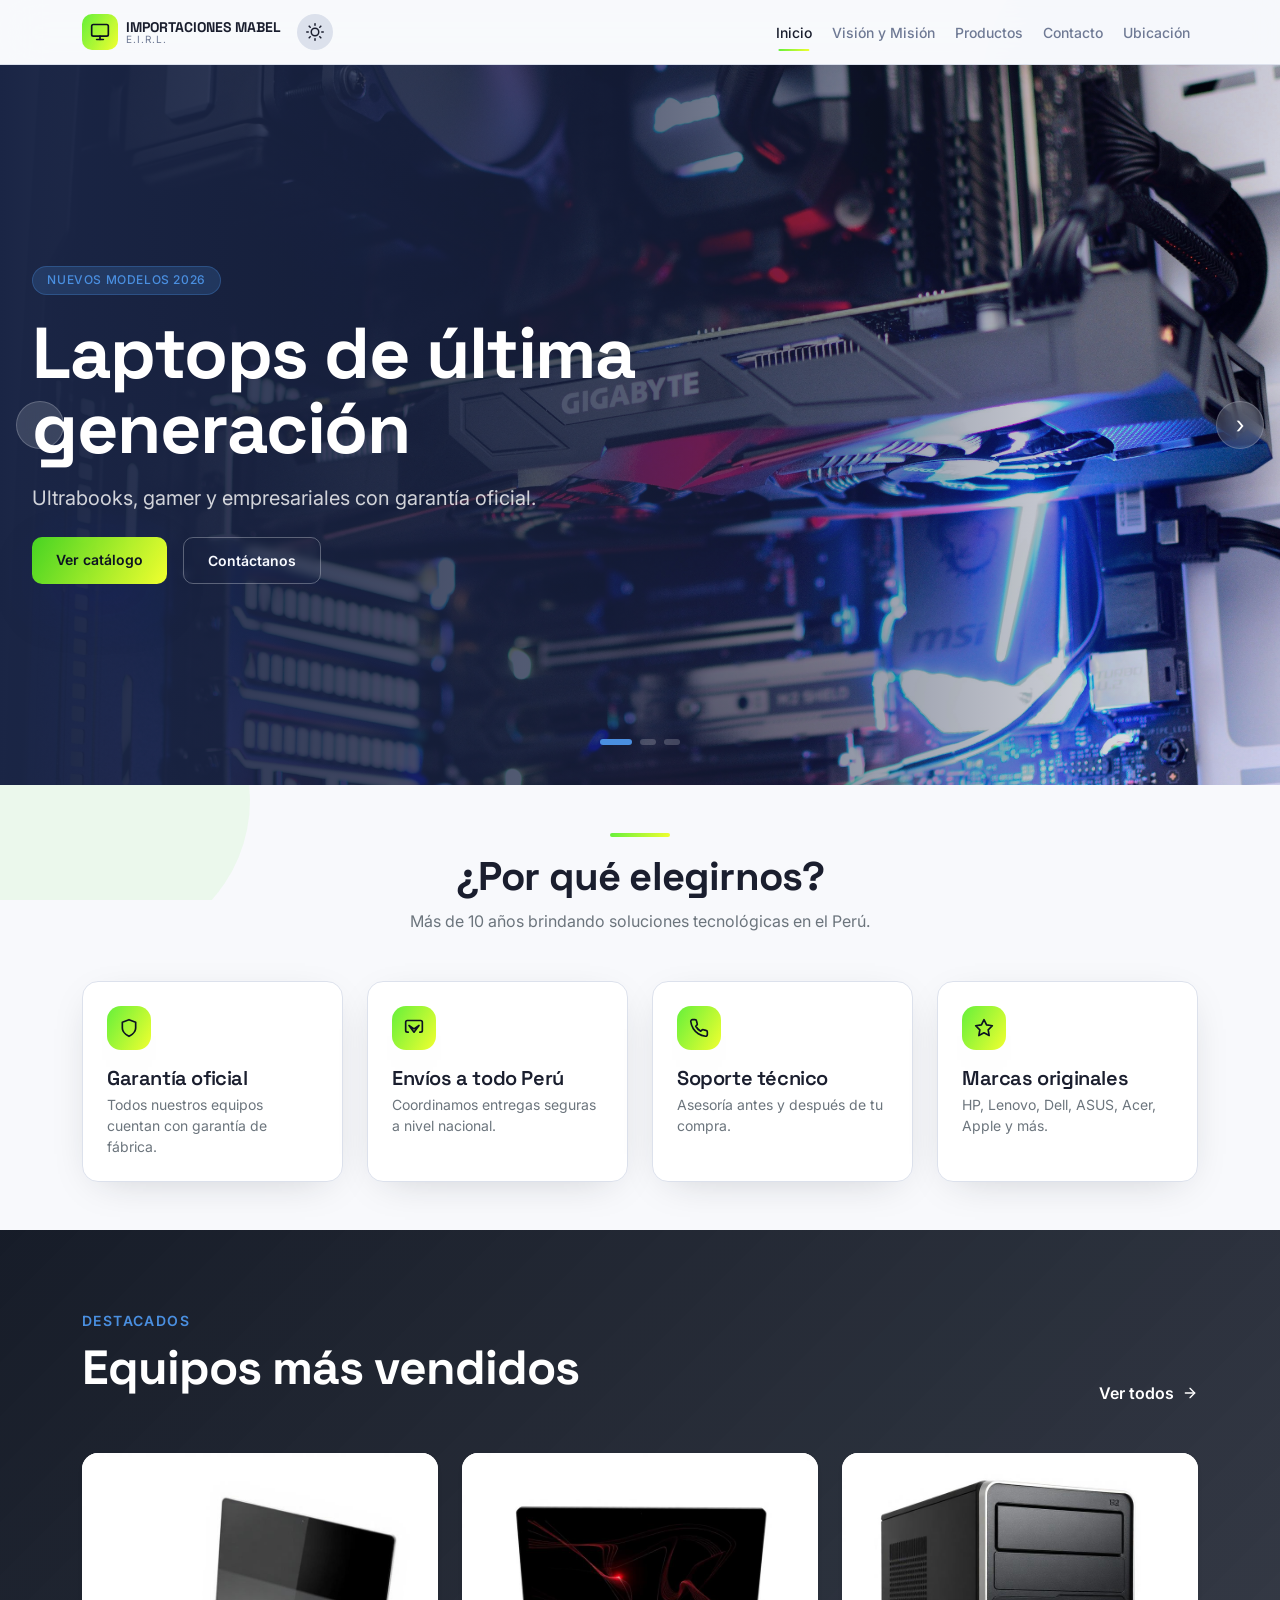
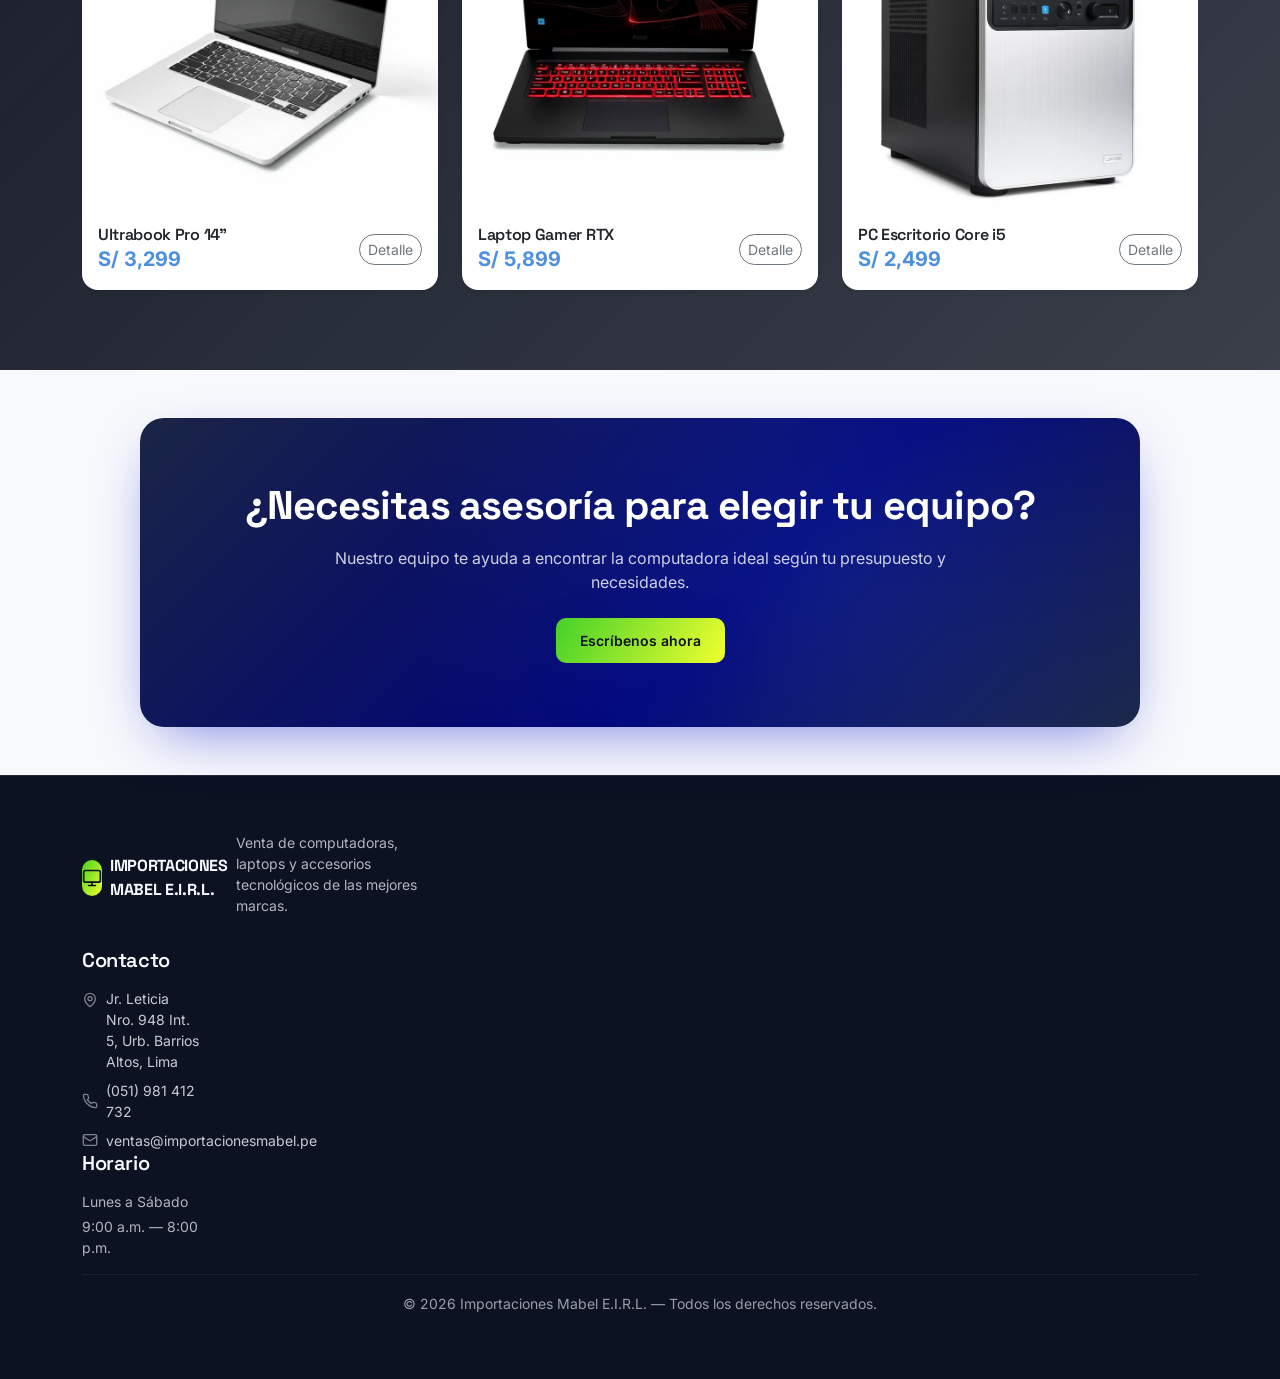
<file: index.html>
<!DOCTYPE html>
<html lang="es">
<head>
  <meta charset="utf-8" />
  <meta name="viewport" content="width=device-width, initial-scale=1" />
  <title>Importaciones Mabel E.I.R.L. — Computadoras y Laptops en Lima</title>
  <meta name="description" content="Venta de computadoras, laptops, PC gamer y accesorios en Lima. Marcas originales con garantía. Barrios Altos, Lima." />
  <meta property="og:title" content="Importaciones Mabel E.I.R.L." />
  <meta property="og:description" content="Computadoras y laptops de las mejores marcas en Lima." />
  <meta property="og:type" content="website" />
  <meta name="twitter:card" content="summary_large_image" />
  <link rel="icon" href="/favicon.ico" type="image/x-icon" />
  <link rel="preconnect" href="https://fonts.googleapis.com" />
  <link rel="preconnect" href="https://fonts.gstatic.com" crossorigin />
  <link rel="stylesheet" href="https://fonts.googleapis.com/css2?family=Space+Grotesk:wght@500;600;700&family=Inter:wght@400;500;600&display=swap" />
  <link href="https://cdn.jsdelivr.net/npm/bootstrap@5.3.3/dist/css/bootstrap.min.css" rel="stylesheet" />
  <link href="https://unpkg.com/aos@2.3.1/dist/aos.css" rel="stylesheet" />
  <link rel="stylesheet" href="css/styles.css" />
</head>
<body>
<div class="theme-wrapper min-vh-100 d-flex flex-column">
  <header class="header sticky-top">
    <nav class="navbar navbar-expand-lg">
      <div class="container">
        <a class="navbar-brand d-flex align-items-center gap-2" href="index.html">
          <div class="logo-icon">
            <svg xmlns="http://www.w3.org/2000/svg" width="20" height="20" viewBox="0 0 24 24" fill="none" stroke="currentColor" stroke-width="2" stroke-linecap="round" stroke-linejoin="round"><rect x="2" y="3" width="20" height="14" rx="2"/><line x1="8" y1="21" x2="16" y2="21"/><line x1="12" y1="17" x2="12" y2="21"/></svg>
          </div>
          <div class="lh-1">
            <div class="logo-text-top">IMPORTACIONES MABEL</div>
            <div class="logo-text-bottom">E.I.R.L.</div>
          </div>
        </a>
        <div class="d-flex align-items-center gap-2">
          <button class="theme-toggle" id="themeToggle" aria-label="Cambiar tema">
            <svg class="sun-icon" xmlns="http://www.w3.org/2000/svg" width="18" height="18" viewBox="0 0 24 24" fill="none" stroke="currentColor" stroke-width="2" stroke-linecap="round" stroke-linejoin="round"><circle cx="12" cy="12" r="5"/><line x1="12" y1="1" x2="12" y2="3"/><line x1="12" y1="21" x2="12" y2="23"/><line x1="4.22" y1="4.22" x2="5.64" y2="5.64"/><line x1="18.36" y1="18.36" x2="19.78" y2="19.78"/><line x1="1" y1="12" x2="3" y2="12"/><line x1="21" y1="12" x2="23" y2="12"/><line x1="4.22" y1="19.78" x2="5.64" y2="18.36"/><line x1="18.36" y1="5.64" x2="19.78" y2="4.22"/></svg>
            <svg class="moon-icon" xmlns="http://www.w3.org/2000/svg" width="18" height="18" viewBox="0 0 24 24" fill="none" stroke="currentColor" stroke-width="2" stroke-linecap="round" stroke-linejoin="round" style="display:none"><path d="M21 12.79A9 9 0 1 1 11.21 3 7 7 0 0 0 21 12.79z"/></svg>
          </button>
          <button class="navbar-toggler border-0 p-2" type="button" data-bs-toggle="collapse" data-bs-target="#navbarNav" aria-controls="navbarNav" aria-expanded="false" aria-label="Menú">
            <svg xmlns="http://www.w3.org/2000/svg" width="24" height="24" viewBox="0 0 24 24" fill="none" stroke="currentColor" stroke-width="2" stroke-linecap="round" stroke-linejoin="round"><line x1="3" y1="6" x2="21" y2="6"/><line x1="3" y1="12" x2="21" y2="12"/><line x1="3" y1="18" x2="21" y2="18"/></svg>
          </button>
        </div>
        <div class="collapse navbar-collapse" id="navbarNav">
          <ul class="navbar-nav ms-auto gap-1">
            <li class="nav-item"><a class="nav-link" href="index.html">Inicio</a></li>
            <li class="nav-item"><a class="nav-link" href="vision-mision.html">Visión y Misión</a></li>
            <li class="nav-item"><a class="nav-link" href="productos.html">Productos</a></li>
            <li class="nav-item"><a class="nav-link" href="contacto.html">Contacto</a></li>
            <li class="nav-item"><a class="nav-link" href="ubicacion.html">Ubicación</a></li>
          </ul>
        </div>
      </div>
    </nav>
  </header>
  <main class="flex-grow-1">
    <div id="heroCarousel" class="carousel slide hero-carousel" data-bs-ride="carousel" data-bs-interval="5500">
      <div class="carousel-indicators">
        <button type="button" data-bs-target="#heroCarousel" data-bs-slide-to="0" class="active" aria-label="Slide 1"></button>
        <button type="button" data-bs-target="#heroCarousel" data-bs-slide-to="1" aria-label="Slide 2"></button>
        <button type="button" data-bs-target="#heroCarousel" data-bs-slide-to="2" aria-label="Slide 3"></button>
      </div>
      <div class="carousel-inner">
        <div class="carousel-item active">
          <img src="images/portada.jpg" alt="Laptops de última generación" />
          <div class="carousel-overlay"></div>
          <div class="carousel-caption">
            <div class="carousel-caption-inner">
              <span class="carousel-badge" data-aos="fade-down" data-aos-delay="200">Nuevos modelos 2026</span>
              <h1 class="carousel-title" data-aos="fade-up" data-aos-delay="400">Laptops de última generación</h1>
              <p class="fs-5 mb-4" style="opacity: 0.8; max-width: 32rem;" data-aos="fade-up" data-aos-delay="600">Ultrabooks, gamer y empresariales con garantía oficial.</p>
              <div class="d-flex flex-wrap gap-3" data-aos="fade-up" data-aos-delay="800">
                <a href="productos.html" class="btn btn-brand">Ver catálogo</a>
                <a href="contacto.html" class="btn btn-outline-light-custom">Contáctanos</a>
              </div>
            </div>
          </div>
        </div>
        <div class="carousel-item">
          <img src="images/juego.jpg" alt="PC Gamer" />
          <div class="carousel-overlay"></div>
          <div class="carousel-caption">
            <div class="carousel-caption-inner">
              <span class="carousel-badge" data-aos="fade-down" data-aos-delay="200">PC Gamer</span>
              <h1 class="carousel-title" data-aos="fade-up" data-aos-delay="400">Arma tu equipo ideal</h1>
              <p class="fs-5 mb-4" style="opacity: 0.8; max-width: 32rem;" data-aos="fade-up" data-aos-delay="600">Componentes de alto rendimiento para gaming y diseño.</p>
              <div class="d-flex flex-wrap gap-3" data-aos="fade-up" data-aos-delay="800">
                <a href="productos.html" class="btn btn-brand">Ver catálogo</a>
                <a href="contacto.html" class="btn btn-outline-light-custom">Contáctanos</a>
              </div>
            </div>
          </div>
        </div>
        <div class="carousel-item">
          <img src="images/sala.jpg" alt="Soluciones para empresas" />
          <div class="carousel-overlay"></div>
          <div class="carousel-caption">
            <div class="carousel-caption-inner">
              <span class="carousel-badge" data-aos="fade-down" data-aos-delay="200">Soluciones para empresas</span>
              <h1 class="carousel-title" data-aos="fade-up" data-aos-delay="400">Equipamiento corporativo</h1>
              <p class="fs-5 mb-4" style="opacity: 0.8; max-width: 32rem;" data-aos="fade-up" data-aos-delay="600">Estaciones de trabajo, monitores y accesorios al por mayor.</p>
              <div class="d-flex flex-wrap gap-3" data-aos="fade-up" data-aos-delay="800">
                <a href="productos.html" class="btn btn-brand">Ver catálogo</a>
                <a href="contacto.html" class="btn btn-outline-light-custom">Contáctanos</a>
              </div>
            </div>
          </div>
        </div>
      </div>
      <button class="carousel-control-prev" type="button" data-bs-target="#heroCarousel" data-bs-slide="prev">
        <span aria-hidden="true" style="font-size: 1.5rem;">&#8249;</span>
        <span class="visually-hidden">Anterior</span>
      </button>
      <button class="carousel-control-next" type="button" data-bs-target="#heroCarousel" data-bs-slide="next">
        <span aria-hidden="true" style="font-size: 1.5rem;">&#8250;</span>
        <span class="visually-hidden">Siguiente</span>
      </button>
    </div>

    <section class="py-5" data-aos="fade-up">
      <div class="container">
        <div class="text-center mb-5">
          <div class="section-divider"></div>
          <h2 class="font-display fw-bold display-6">¿Por qué elegirnos?</h2>
          <p class="text-secondary" style="max-width: 32rem; margin: 0 auto;">Más de 10 años brindando soluciones tecnológicas en el Perú.</p>
        </div>
        <div class="row g-4">
          <div class="col-sm-6 col-lg-3" data-aos="fade-up" data-aos-delay="100">
            <div class="card-custom p-4 h-100">
              <div class="feature-icon mb-3">
                <svg xmlns="http://www.w3.org/2000/svg" width="20" height="20" viewBox="0 0 24 24" fill="none" stroke="currentColor" stroke-width="2" stroke-linecap="round" stroke-linejoin="round"><path d="M12 22s8-4 8-10V5l-8-3-8 3v7c0 6 8 10 8 10z"/></svg>
              </div>
              <h3 class="font-display fw-semibold fs-5 mb-1">Garantía oficial</h3>
              <p class="small text-secondary mb-0">Todos nuestros equipos cuentan con garantía de fábrica.</p>
            </div>
          </div>
          <div class="col-sm-6 col-lg-3" data-aos="fade-up" data-aos-delay="200">
            <div class="card-custom p-4 h-100">
              <div class="feature-icon mb-3">
                <svg xmlns="http://www.w3.org/2000/svg" width="20" height="20" viewBox="0 0 24 24" fill="none" stroke="currentColor" stroke-width="2" stroke-linecap="round" stroke-linejoin="round"><path d="M5 17H4a2 2 0 0 1-2-2V5a2 2 0 0 1 2-2h16a2 2 0 0 1 2 2v10a2 2 0 0 1-2 2h-1"/><polygon points="6 9 12 13 18 9 12 17 6 9"/></svg>
              </div>
              <h3 class="font-display fw-semibold fs-5 mb-1">Envíos a todo Perú</h3>
              <p class="small text-secondary mb-0">Coordinamos entregas seguras a nivel nacional.</p>
            </div>
          </div>
          <div class="col-sm-6 col-lg-3" data-aos="fade-up" data-aos-delay="300">
            <div class="card-custom p-4 h-100">
              <div class="feature-icon mb-3">
                <svg xmlns="http://www.w3.org/2000/svg" width="20" height="20" viewBox="0 0 24 24" fill="none" stroke="currentColor" stroke-width="2" stroke-linecap="round" stroke-linejoin="round"><path d="M22 16.92v3a2 2 0 0 1-2.18 2 19.79 19.79 0 0 1-8.63-3.07 19.5 19.5 0 0 1-6-6 19.79 19.79 0 0 1-3.07-8.67A2 2 0 0 1 4.11 2h3a2 2 0 0 1 2 1.72 12.84 12.84 0 0 0 .7 2.81 2 2 0 0 1-.45 2.11L8.09 9.91a16 16 0 0 0 6 6l1.27-1.27a2 2 0 0 1 2.11-.45 12.84 12.84 0 0 0 2.81.7A2 2 0 0 1 22 16.92z"/></svg>
              </div>
              <h3 class="font-display fw-semibold fs-5 mb-1">Soporte técnico</h3>
              <p class="small text-secondary mb-0">Asesoría antes y después de tu compra.</p>
            </div>
          </div>
          <div class="col-sm-6 col-lg-3" data-aos="fade-up" data-aos-delay="400">
            <div class="card-custom p-4 h-100">
              <div class="feature-icon mb-3">
                <svg xmlns="http://www.w3.org/2000/svg" width="20" height="20" viewBox="0 0 24 24" fill="none" stroke="currentColor" stroke-width="2" stroke-linecap="round" stroke-linejoin="round"><polygon points="12 2 15.09 8.26 22 9.27 17 14.14 18.18 21.02 12 17.77 5.82 21.02 7 14.14 2 9.27 8.91 8.26 12 2"/></svg>
              </div>
              <h3 class="font-display fw-semibold fs-5 mb-1">Marcas originales</h3>
              <p class="small text-secondary mb-0">HP, Lenovo, Dell, ASUS, Acer, Apple y más.</p>
            </div>
          </div>
        </div>
      </div>
    </section>

    <section class="highlight-section" style="background: linear-gradient(135deg, rgba(10, 16, 29, 0.95), rgba(10, 16, 29, 0.8)), url(images/hero-office.jpg) center/cover fixed;">
      <div class="container position-relative" style="z-index: 1;">
        <div class="d-flex flex-wrap align-items-end justify-content-between gap-3 mb-5" data-aos="fade-up">
          <div>
            <p class="text-brand text-uppercase small fw-semibold tracking-widest mb-2">Destacados</p>
            <h2 class="display-5 fw-bold font-display text-white">Equipos más vendidos</h2>
          </div>
          <a href="productos.html" class="text-white text-decoration-none fw-semibold d-inline-flex align-items-center gap-2 hover-opacity">
            Ver todos
            <svg xmlns="http://www.w3.org/2000/svg" width="16" height="16" viewBox="0 0 24 24" fill="none" stroke="currentColor" stroke-width="2" stroke-linecap="round" stroke-linejoin="round"><path d="M5 12h14"/><path d="m12 5 7 7-7 7"/></svg>
          </a>
        </div>
        <div class="row g-4">
          <div class="col-md-4" data-aos="fade-up" data-aos-delay="0">
            <div class="card bg-white bg-opacity-95 border-0 rounded-4 overflow-hidden shadow-sm h-100">
              <div class="overflow-hidden" style="aspect-ratio: 1;">
                <img src="images/prod-laptop1.jpg" alt="Ultrabook Pro 14" loading="lazy" class="w-100 h-100 object-fit-cover transition-scale" />
              </div>
              <div class="card-body d-flex align-items-center justify-content-between">
                <div>
                  <h3 class="font-display fw-semibold fs-6 mb-0">Ultrabook Pro 14"</h3>
                  <span class="text-brand fw-bold fs-5">S/ 3,299</span>
                </div>
                <a href="productos.html" class="btn btn-sm btn-outline-secondary rounded-pill">Detalle</a>
              </div>
            </div>
          </div>
          <div class="col-md-4" data-aos="fade-up" data-aos-delay="150">
            <div class="card bg-white bg-opacity-95 border-0 rounded-4 overflow-hidden shadow-sm h-100">
              <div class="overflow-hidden" style="aspect-ratio: 1;">
                <img src="images/prod-laptop2.jpg" alt="Laptop Gamer RTX" loading="lazy" class="w-100 h-100 object-fit-cover transition-scale" />
              </div>
              <div class="card-body d-flex align-items-center justify-content-between">
                <div>
                  <h3 class="font-display fw-semibold fs-6 mb-0">Laptop Gamer RTX</h3>
                  <span class="text-brand fw-bold fs-5">S/ 5,899</span>
                </div>
                <a href="productos.html" class="btn btn-sm btn-outline-secondary rounded-pill">Detalle</a>
              </div>
            </div>
          </div>
          <div class="col-md-4" data-aos="fade-up" data-aos-delay="300">
            <div class="card bg-white bg-opacity-95 border-0 rounded-4 overflow-hidden shadow-sm h-100">
              <div class="overflow-hidden" style="aspect-ratio: 1;">
                <img src="images/prod-desktop1.jpg" alt="PC Escritorio Core i5" loading="lazy" class="w-100 h-100 object-fit-cover transition-scale" />
              </div>
              <div class="card-body d-flex align-items-center justify-content-between">
                <div>
                  <h3 class="font-display fw-semibold fs-6 mb-0">PC Escritorio Core i5</h3>
                  <span class="text-brand fw-bold fs-5">S/ 2,499</span>
                </div>
                <a href="productos.html" class="btn btn-sm btn-outline-secondary rounded-pill">Detalle</a>
              </div>
            </div>
          </div>
        </div>
      </div>
    </section>

    <section class="py-5" data-aos="fade-up">
      <div class="container" style="max-width: 64rem;">
        <div class="cta-card">
          <h2 class="display-6 fw-bold font-display text-white mb-3" data-aos="fade-up">¿Necesitas asesoría para elegir tu equipo?</h2>
          <p class="text-white mb-4" style="opacity: 0.8; max-width: 42rem; margin: 0 auto;" data-aos="fade-up" data-aos-delay="100">Nuestro equipo te ayuda a encontrar la computadora ideal según tu presupuesto y necesidades.</p>
          <a href="contacto.html" class="btn btn-brand btn-lg" data-aos="fade-up" data-aos-delay="200">Escríbenos ahora</a>
        </div>
      </div>
    </section>
  </main>
  <footer class="footer">
    <div class="container py-5">
      <div class="row g-4">
        <div class="col-md-4">
          <div class="d-flex align-items-center gap-2 mb-3">
            <div class="footer-brand-icon">
              <svg xmlns="http://www.w3.org/2000/svg" width="20" height="20" viewBox="0 0 24 24" fill="none" stroke="currentColor" stroke-width="2" stroke-linecap="round" stroke-linejoin="round"><rect x="2" y="3" width="20" height="14" rx="2"/><line x1="8" y1="21" x2="16" y2="21"/><line x1="12" y1="17" x2="12" y2="21"/></svg>
          </div>
          <span class="fw-bold font-display">IMPORTACIONES MABEL E.I.R.L.</span>
          <p class="footer-desc mt-2">Venta de computadoras, laptops y accesorios tecnológicos de las mejores marcas.</p>
        </div>
        <div class="col-md-4">
          <h5 class="fw-semibold font-display mb-3">Contacto</h5>
          <div class="d-flex align-items-start gap-2 mb-2 footer-contact-item">
            <svg xmlns="http://www.w3.org/2000/svg" width="16" height="16" viewBox="0 0 24 24" fill="none" stroke="currentColor" stroke-width="2" stroke-linecap="round" stroke-linejoin="round" class="flex-shrink-0 mt-1"><path d="M20 10c0 6-8 12-8 12s-8-6-8-12a8 8 0 0 1 16 0Z"/><circle cx="12" cy="10" r="3"/></svg>
            <span>Jr. Leticia Nro. 948 Int. 5, Urb. Barrios Altos, Lima</span>
          </div>
          <div class="d-flex align-items-center gap-2 mb-2 footer-contact-item">
            <svg xmlns="http://www.w3.org/2000/svg" width="16" height="16" viewBox="0 0 24 24" fill="none" stroke="currentColor" stroke-width="2" stroke-linecap="round" stroke-linejoin="round" class="flex-shrink-0"><path d="M22 16.92v3a2 2 0 0 1-2.18 2 19.79 19.79 0 0 1-8.63-3.07 19.5 19.5 0 0 1-6-6 19.79 19.79 0 0 1-3.07-8.67A2 2 0 0 1 4.11 2h3a2 2 0 0 1 2 1.72 12.84 12.84 0 0 0 .7 2.81 2 2 0 0 1-.45 2.11L8.09 9.91a16 16 0 0 0 6 6l1.27-1.27a2 2 0 0 1 2.11-.45 12.84 12.84 0 0 0 2.81.7A2 2 0 0 1 22 16.92z"/></svg>
            <span>(051) 981 412 732</span>
          </div>
          <div class="d-flex align-items-center gap-2 footer-contact-item">
            <svg xmlns="http://www.w3.org/2000/svg" width="16" height="16" viewBox="0 0 24 24" fill="none" stroke="currentColor" stroke-width="2" stroke-linecap="round" stroke-linejoin="round" class="flex-shrink-0"><rect width="20" height="16" x="2" y="4" rx="2"/><path d="m22 7-8.97 5.7a1.94 1.94 0 0 1-2.06 0L2 7"/></svg>
            <span>ventas@importacionesmabel.pe</span>
          </div>
        </div>
        <div class="col-md-4">
          <h5 class="fw-semibold font-display mb-3">Horario</h5>
          <p class="footer-desc mb-1">Lunes a Sábado</p>
          <p class="footer-desc">9:00 a.m. — 8:00 p.m.</p>
        </div>
      </div>
    </div>
    <div class="footer-bottom text-center py-3">
      <small>&copy; <span id="year"></span> Importaciones Mabel E.I.R.L. — Todos los derechos reservados.</small>
    </div>
  </footer>

  <button class="back-to-top" id="backToTop" aria-label="Volver arriba">
    <svg xmlns="http://www.w3.org/2000/svg" width="20" height="20" viewBox="0 0 24 24" fill="none" stroke="currentColor" stroke-width="2.5" stroke-linecap="round" stroke-linejoin="round"><polyline points="18 15 12 9 6 15"/></svg>
  </button>

  <div class="floating-shapes">
    <div class="shape shape-1"></div>
    <div class="shape shape-2"></div>
    <div class="shape shape-3"></div>
    <div class="shape shape-4"></div>
  </div>
</div>
<script src="https://cdn.jsdelivr.net/npm/bootstrap@5.3.3/dist/js/bootstrap.bundle.min.js"></script>
<script src="https://unpkg.com/aos@2.3.1/dist/aos.js"></script>
<script src="js/main.js"></script>
<script>document.getElementById('year').textContent = new Date().getFullYear();</script>
</body>
</html>
</file>
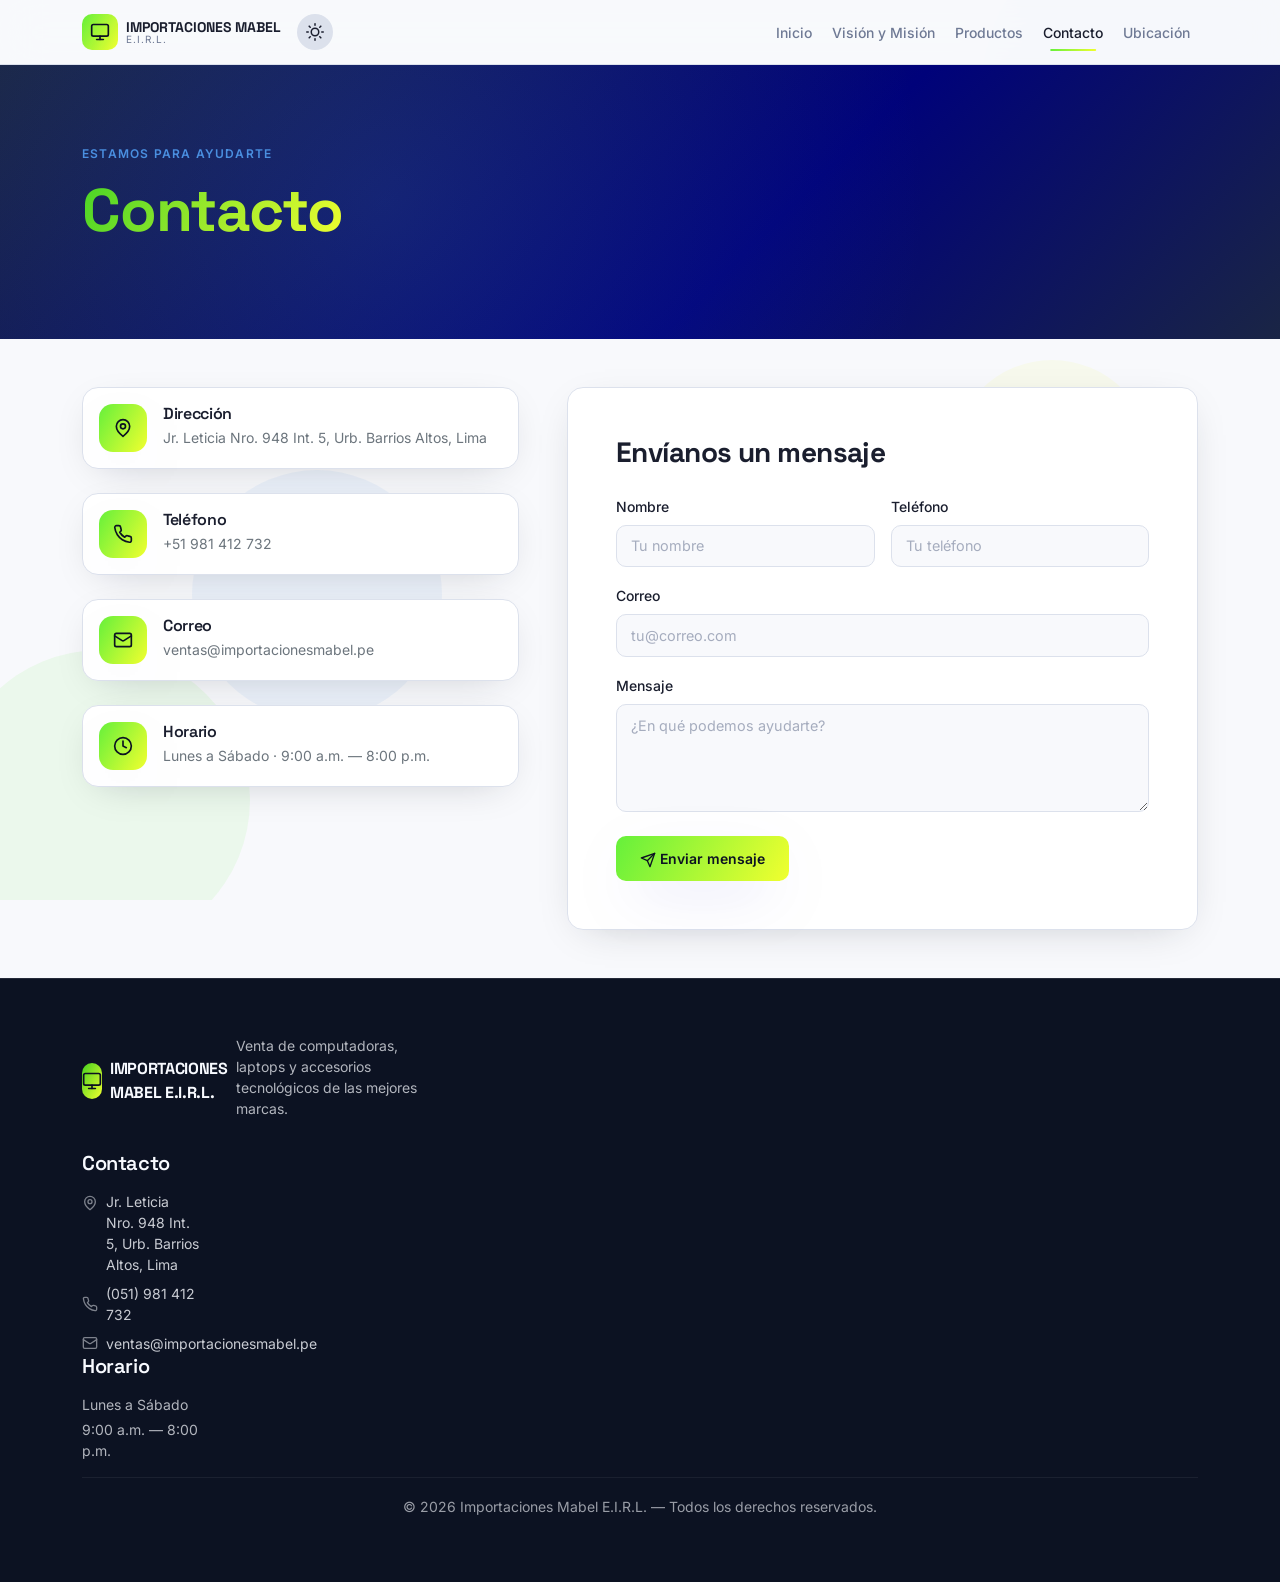
<file: contacto.html>
<!DOCTYPE html>
<html lang="es">
<head>
  <meta charset="utf-8" />
  <meta name="viewport" content="width=device-width, initial-scale=1" />
  <title>Contacto — Importaciones Mabel E.I.R.L.</title>
  <meta name="description" content="Contáctanos para cotizaciones de laptops, computadoras y accesorios. Barrios Altos, Lima." />
  <meta property="og:title" content="Contacto — Importaciones Mabel" />
  <meta property="og:description" content="Envíanos tu consulta o cotización." />
  <meta property="og:type" content="website" />
  <meta name="twitter:card" content="summary_large_image" />
  <link rel="icon" href="/favicon.ico" type="image/x-icon" />
  <link rel="preconnect" href="https://fonts.googleapis.com" />
  <link rel="preconnect" href="https://fonts.gstatic.com" crossorigin />
  <link rel="stylesheet" href="https://fonts.googleapis.com/css2?family=Space+Grotesk:wght@500;600;700&family=Inter:wght@400;500;600&display=swap" />
  <link href="https://cdn.jsdelivr.net/npm/bootstrap@5.3.3/dist/css/bootstrap.min.css" rel="stylesheet" />
  <link href="https://unpkg.com/aos@2.3.1/dist/aos.css" rel="stylesheet" />
  <link rel="stylesheet" href="css/styles.css" />
</head>
<body>
<div class="theme-wrapper min-vh-100 d-flex flex-column">
  <header class="header sticky-top">
    <nav class="navbar navbar-expand-lg">
      <div class="container">
        <a class="navbar-brand d-flex align-items-center gap-2" href="index.html">
          <div class="logo-icon">
            <svg xmlns="http://www.w3.org/2000/svg" width="20" height="20" viewBox="0 0 24 24" fill="none" stroke="currentColor" stroke-width="2" stroke-linecap="round" stroke-linejoin="round"><rect x="2" y="3" width="20" height="14" rx="2"/><line x1="8" y1="21" x2="16" y2="21"/><line x1="12" y1="17" x2="12" y2="21"/></svg>
          </div>
          <div class="lh-1">
            <div class="logo-text-top">IMPORTACIONES MABEL</div>
            <div class="logo-text-bottom">E.I.R.L.</div>
          </div>
        </a>
        <div class="d-flex align-items-center gap-2">
          <button class="theme-toggle" id="themeToggle" aria-label="Cambiar tema">
            <svg class="sun-icon" xmlns="http://www.w3.org/2000/svg" width="18" height="18" viewBox="0 0 24 24" fill="none" stroke="currentColor" stroke-width="2" stroke-linecap="round" stroke-linejoin="round"><circle cx="12" cy="12" r="5"/><line x1="12" y1="1" x2="12" y2="3"/><line x1="12" y1="21" x2="12" y2="23"/><line x1="4.22" y1="4.22" x2="5.64" y2="5.64"/><line x1="18.36" y1="18.36" x2="19.78" y2="19.78"/><line x1="1" y1="12" x2="3" y2="12"/><line x1="21" y1="12" x2="23" y2="12"/><line x1="4.22" y1="19.78" x2="5.64" y2="18.36"/><line x1="18.36" y1="5.64" x2="19.78" y2="4.22"/></svg>
            <svg class="moon-icon" xmlns="http://www.w3.org/2000/svg" width="18" height="18" viewBox="0 0 24 24" fill="none" stroke="currentColor" stroke-width="2" stroke-linecap="round" stroke-linejoin="round" style="display:none"><path d="M21 12.79A9 9 0 1 1 11.21 3 7 7 0 0 0 21 12.79z"/></svg>
          </button>
          <button class="navbar-toggler border-0 p-2" type="button" data-bs-toggle="collapse" data-bs-target="#navbarNav" aria-controls="navbarNav" aria-expanded="false" aria-label="Menú">
            <svg xmlns="http://www.w3.org/2000/svg" width="24" height="24" viewBox="0 0 24 24" fill="none" stroke="currentColor" stroke-width="2" stroke-linecap="round" stroke-linejoin="round"><line x1="3" y1="6" x2="21" y2="6"/><line x1="3" y1="12" x2="21" y2="12"/><line x1="3" y1="18" x2="21" y2="18"/></svg>
          </button>
        </div>
        <div class="collapse navbar-collapse" id="navbarNav">
          <ul class="navbar-nav ms-auto gap-1">
            <li class="nav-item"><a class="nav-link" href="index.html">Inicio</a></li>
            <li class="nav-item"><a class="nav-link" href="vision-mision.html">Visión y Misión</a></li>
            <li class="nav-item"><a class="nav-link" href="productos.html">Productos</a></li>
            <li class="nav-item"><a class="nav-link" href="contacto.html">Contacto</a></li>
            <li class="nav-item"><a class="nav-link" href="ubicacion.html">Ubicación</a></li>
          </ul>
        </div>
      </div>
    </nav>
  </header>
  <main class="flex-grow-1">
    <section class="page-hero">
      <div class="container">
        <p class="page-hero-sub" data-aos="fade-down">Estamos para ayudarte</p>
        <h1 class="page-hero-title" data-aos="fade-up"><span class="gradient-text">Contacto</span></h1>
      </div>
    </section>

    <section class="py-5">
      <div class="container">
        <div class="row g-5">
          <div class="col-lg-5">
            <div class="d-flex flex-column gap-4">
              <div class="card-custom p-3 d-flex gap-3 align-items-start" data-aos="fade-right">
                <div class="contact-icon">
                  <svg xmlns="http://www.w3.org/2000/svg" width="20" height="20" viewBox="0 0 24 24" fill="none" stroke="currentColor" stroke-width="2" stroke-linecap="round" stroke-linejoin="round"><path d="M20 10c0 6-8 12-8 12s-8-6-8-12a8 8 0 0 1 16 0Z"/><circle cx="12" cy="10" r="3"/></svg>
                </div>
                <div>
                  <h3 class="font-display fw-semibold fs-6 mb-1">Dirección</h3>
                  <p class="small text-secondary mb-0">Jr. Leticia Nro. 948 Int. 5, Urb. Barrios Altos, Lima</p>
                </div>
              </div>
              <div class="card-custom p-3 d-flex gap-3 align-items-start" data-aos="fade-right" data-aos-delay="100">
                <div class="contact-icon">
                  <svg xmlns="http://www.w3.org/2000/svg" width="20" height="20" viewBox="0 0 24 24" fill="none" stroke="currentColor" stroke-width="2" stroke-linecap="round" stroke-linejoin="round"><path d="M22 16.92v3a2 2 0 0 1-2.18 2 19.79 19.79 0 0 1-8.63-3.07 19.5 19.5 0 0 1-6-6 19.79 19.79 0 0 1-3.07-8.67A2 2 0 0 1 4.11 2h3a2 2 0 0 1 2 1.72 12.84 12.84 0 0 0 .7 2.81 2 2 0 0 1-.45 2.11L8.09 9.91a16 16 0 0 0 6 6l1.27-1.27a2 2 0 0 1 2.11-.45 12.84 12.84 0 0 0 2.81.7A2 2 0 0 1 22 16.92z"/></svg>
                </div>
                <div>
                  <h3 class="font-display fw-semibold fs-6 mb-1">Teléfono</h3>
                  <p class="small text-secondary mb-0">+51 981 412 732</p>
                </div>
              </div>
              <div class="card-custom p-3 d-flex gap-3 align-items-start" data-aos="fade-right" data-aos-delay="200">
                <div class="contact-icon">
                  <svg xmlns="http://www.w3.org/2000/svg" width="20" height="20" viewBox="0 0 24 24" fill="none" stroke="currentColor" stroke-width="2" stroke-linecap="round" stroke-linejoin="round"><rect width="20" height="16" x="2" y="4" rx="2"/><path d="m22 7-8.97 5.7a1.94 1.94 0 0 1-2.06 0L2 7"/></svg>
                </div>
                <div>
                  <h3 class="font-display fw-semibold fs-6 mb-1">Correo</h3>
                  <p class="small text-secondary mb-0">ventas@importacionesmabel.pe</p>
                </div>
              </div>
              <div class="card-custom p-3 d-flex gap-3 align-items-start" data-aos="fade-right" data-aos-delay="300">
                <div class="contact-icon">
                  <svg xmlns="http://www.w3.org/2000/svg" width="20" height="20" viewBox="0 0 24 24" fill="none" stroke="currentColor" stroke-width="2" stroke-linecap="round" stroke-linejoin="round"><circle cx="12" cy="12" r="10"/><polyline points="12 6 12 12 16 14"/></svg>
                </div>
                <div>
                  <h3 class="font-display fw-semibold fs-6 mb-1">Horario</h3>
                  <p class="small text-secondary mb-0">Lunes a Sábado · 9:00 a.m. — 8:00 p.m.</p>
                </div>
              </div>
            </div>
          </div>
          <div class="col-lg-7" data-aos="fade-left">
            <div class="card-custom p-4 p-md-5">
              <h2 class="font-display fw-bold fs-3 mb-4">Envíanos un mensaje</h2>
              <form id="contact-form">
                <div class="row g-3">
                  <div class="col-sm-6">
                    <label class="form-label small fw-medium">Nombre</label>
                    <input required class="form-control" placeholder="Tu nombre" />
                  </div>
                  <div class="col-sm-6">
                    <label class="form-label small fw-medium">Teléfono</label>
                    <input class="form-control" placeholder="Tu teléfono" />
                  </div>
                </div>
                <div class="mt-3">
                  <label class="form-label small fw-medium">Correo</label>
                  <input type="email" required class="form-control" placeholder="tu@correo.com" />
                </div>
                <div class="mt-3">
                  <label class="form-label small fw-medium">Mensaje</label>
                  <textarea rows="4" required class="form-control" placeholder="¿En qué podemos ayudarte?"></textarea>
                </div>
                <button type="submit" class="btn btn-brand mt-4">
                  <svg xmlns="http://www.w3.org/2000/svg" width="16" height="16" viewBox="0 0 24 24" fill="none" stroke="currentColor" stroke-width="2" stroke-linecap="round" stroke-linejoin="round"><line x1="22" y1="2" x2="11" y2="13"/><polygon points="22 2 15 22 11 13 2 9 22 2"/></svg>
                  Enviar mensaje
                </button>
              </form>
            </div>
          </div>
        </div>
      </div>
    </section>

    <div class="toast-container position-fixed bottom-0 end-0 p-3">
      <div id="form-success" class="toast align-items-center text-bg-success border-0" role="alert" aria-live="assertive" aria-atomic="true">
        <div class="d-flex">
          <div class="toast-body">
            ¡Gracias! Nos pondremos en contacto contigo pronto.
          </div>
          <button type="button" class="btn-close btn-close-white me-2 m-auto" data-bs-dismiss="toast"></button>
        </div>
      </div>
    </div>
  </main>
  <footer class="footer">
    <div class="container py-5">
      <div class="row g-4">
        <div class="col-md-4">
          <div class="d-flex align-items-center gap-2 mb-3">
            <div class="footer-brand-icon">
              <svg xmlns="http://www.w3.org/2000/svg" width="20" height="20" viewBox="0 0 24 24" fill="none" stroke="currentColor" stroke-width="2" stroke-linecap="round" stroke-linejoin="round"><rect x="2" y="3" width="20" height="14" rx="2"/><line x1="8" y1="21" x2="16" y2="21"/><line x1="12" y1="17" x2="12" y2="21"/></svg>
          </div>
          <span class="fw-bold font-display">IMPORTACIONES MABEL E.I.R.L.</span>
          <p class="footer-desc mt-2">Venta de computadoras, laptops y accesorios tecnológicos de las mejores marcas.</p>
        </div>
        <div class="col-md-4">
          <h5 class="fw-semibold font-display mb-3">Contacto</h5>
          <div class="d-flex align-items-start gap-2 mb-2 footer-contact-item">
            <svg xmlns="http://www.w3.org/2000/svg" width="16" height="16" viewBox="0 0 24 24" fill="none" stroke="currentColor" stroke-width="2" stroke-linecap="round" stroke-linejoin="round" class="flex-shrink-0 mt-1"><path d="M20 10c0 6-8 12-8 12s-8-6-8-12a8 8 0 0 1 16 0Z"/><circle cx="12" cy="10" r="3"/></svg>
            <span>Jr. Leticia Nro. 948 Int. 5, Urb. Barrios Altos, Lima</span>
          </div>
          <div class="d-flex align-items-center gap-2 mb-2 footer-contact-item">
            <svg xmlns="http://www.w3.org/2000/svg" width="16" height="16" viewBox="0 0 24 24" fill="none" stroke="currentColor" stroke-width="2" stroke-linecap="round" stroke-linejoin="round" class="flex-shrink-0"><path d="M22 16.92v3a2 2 0 0 1-2.18 2 19.79 19.79 0 0 1-8.63-3.07 19.5 19.5 0 0 1-6-6 19.79 19.79 0 0 1-3.07-8.67A2 2 0 0 1 4.11 2h3a2 2 0 0 1 2 1.72 12.84 12.84 0 0 0 .7 2.81 2 2 0 0 1-.45 2.11L8.09 9.91a16 16 0 0 0 6 6l1.27-1.27a2 2 0 0 1 2.11-.45 12.84 12.84 0 0 0 2.81.7A2 2 0 0 1 22 16.92z"/></svg>
            <span>(051) 981 412 732</span>
          </div>
          <div class="d-flex align-items-center gap-2 footer-contact-item">
            <svg xmlns="http://www.w3.org/2000/svg" width="16" height="16" viewBox="0 0 24 24" fill="none" stroke="currentColor" stroke-width="2" stroke-linecap="round" stroke-linejoin="round" class="flex-shrink-0"><rect width="20" height="16" x="2" y="4" rx="2"/><path d="m22 7-8.97 5.7a1.94 1.94 0 0 1-2.06 0L2 7"/></svg>
            <span>ventas@importacionesmabel.pe</span>
          </div>
        </div>
        <div class="col-md-4">
          <h5 class="fw-semibold font-display mb-3">Horario</h5>
          <p class="footer-desc mb-1">Lunes a Sábado</p>
          <p class="footer-desc">9:00 a.m. — 8:00 p.m.</p>
        </div>
      </div>
    </div>
    <div class="footer-bottom text-center py-3">
      <small>&copy; <span id="year"></span> Importaciones Mabel E.I.R.L. — Todos los derechos reservados.</small>
    </div>
  </footer>

  <button class="back-to-top" id="backToTop" aria-label="Volver arriba">
    <svg xmlns="http://www.w3.org/2000/svg" width="20" height="20" viewBox="0 0 24 24" fill="none" stroke="currentColor" stroke-width="2.5" stroke-linecap="round" stroke-linejoin="round"><polyline points="18 15 12 9 6 15"/></svg>
  </button>

  <div class="floating-shapes">
    <div class="shape shape-1"></div>
    <div class="shape shape-2"></div>
    <div class="shape shape-3"></div>
    <div class="shape shape-4"></div>
  </div>
</div>
<script src="https://cdn.jsdelivr.net/npm/bootstrap@5.3.3/dist/js/bootstrap.bundle.min.js"></script>
<script src="https://unpkg.com/aos@2.3.1/dist/aos.js"></script>
<script src="js/main.js"></script>
<script>document.getElementById('year').textContent = new Date().getFullYear();</script>
</body>
</html>
</file>
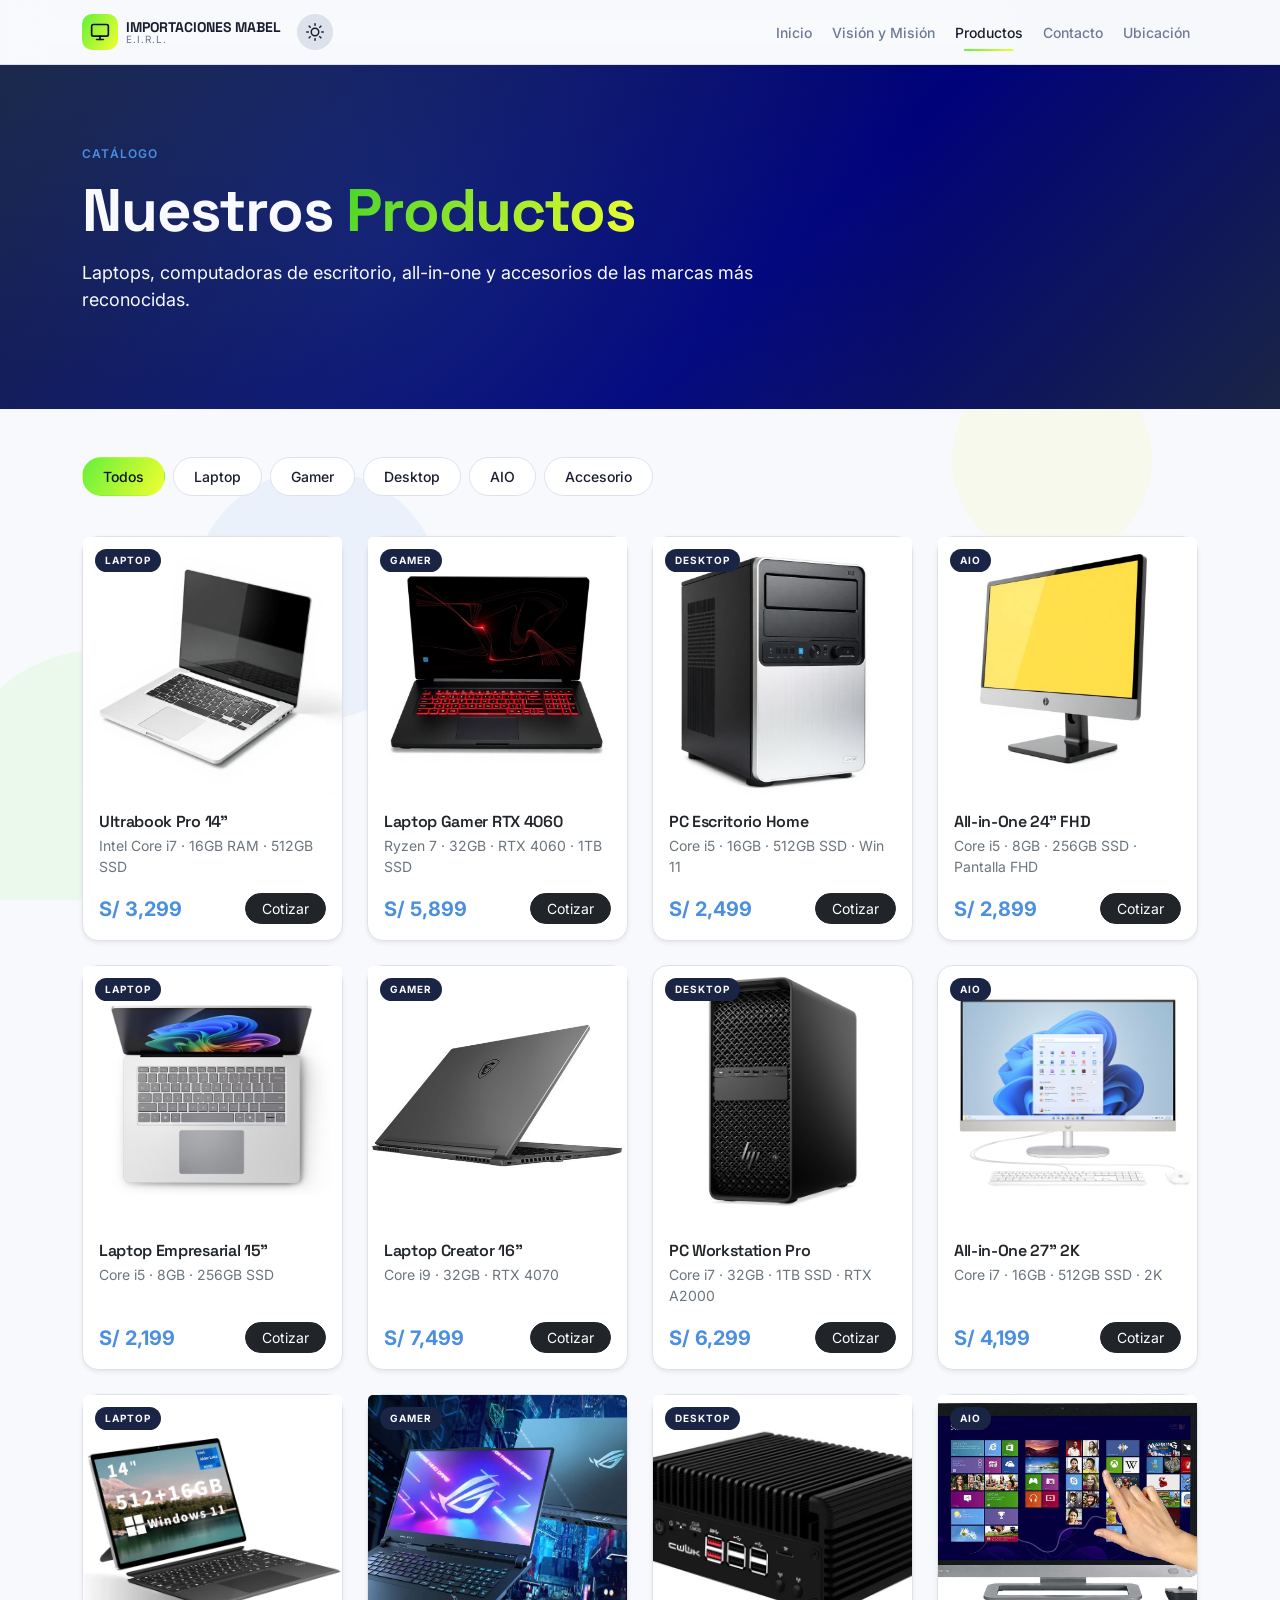
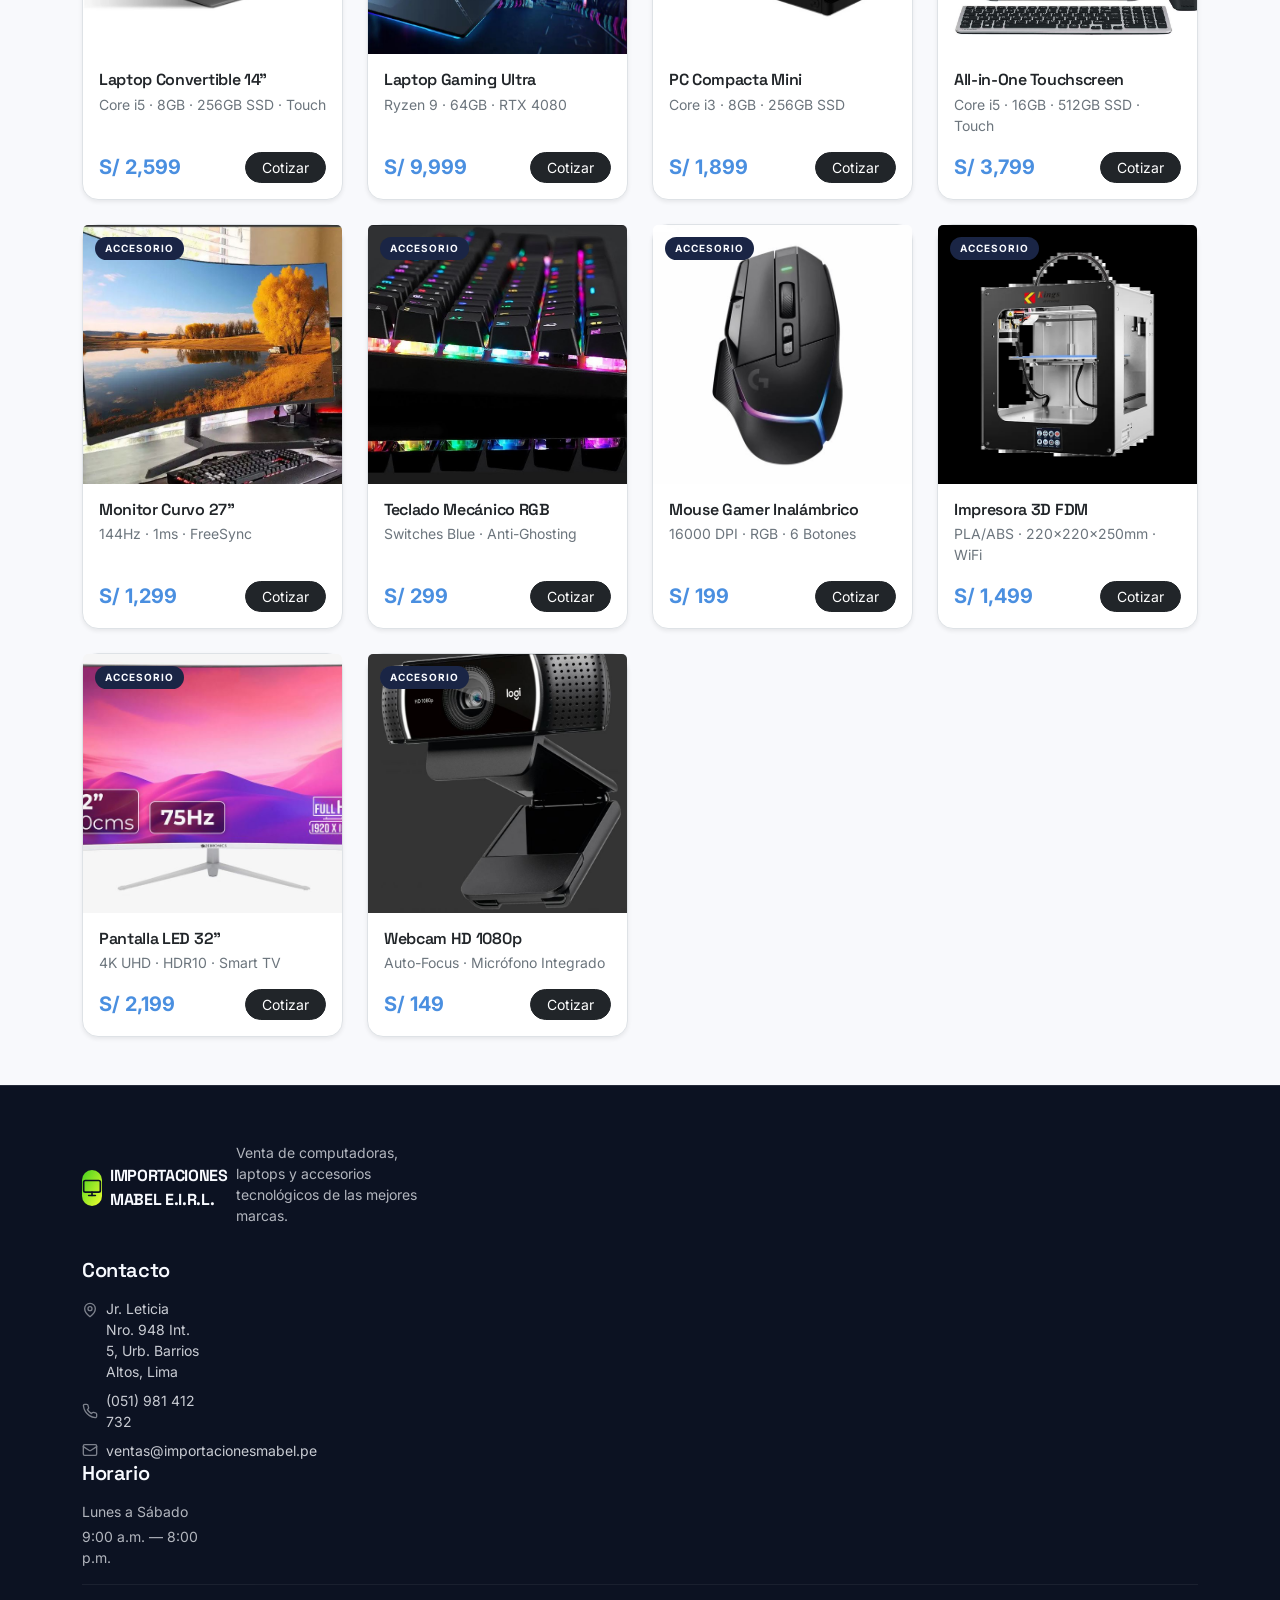
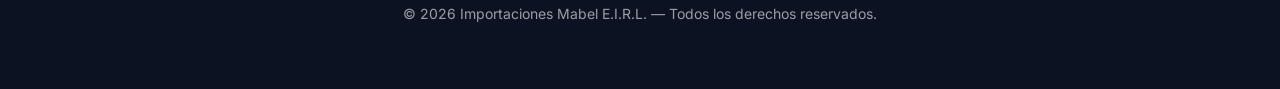
<file: productos.html>
<!DOCTYPE html>
<html lang="es">
<head>
  <meta charset="utf-8" />
  <meta name="viewport" content="width=device-width, initial-scale=1" />
  <title>Productos — Laptops, PC y Accesorios | Importaciones Mabel</title>
  <meta name="description" content="Catálogo de laptops, computadoras de escritorio, all-in-one y accesorios en Lima." />
  <meta property="og:title" content="Productos — Importaciones Mabel" />
  <meta property="og:description" content="Catálogo de equipos de cómputo." />
  <meta property="og:type" content="website" />
  <meta name="twitter:card" content="summary_large_image" />
  <link rel="icon" href="/favicon.ico" type="image/x-icon" />
  <link rel="preconnect" href="https://fonts.googleapis.com" />
  <link rel="preconnect" href="https://fonts.gstatic.com" crossorigin />
  <link rel="stylesheet" href="https://fonts.googleapis.com/css2?family=Space+Grotesk:wght@500;600;700&family=Inter:wght@400;500;600&display=swap" />
  <link href="https://cdn.jsdelivr.net/npm/bootstrap@5.3.3/dist/css/bootstrap.min.css" rel="stylesheet" />
  <link href="https://unpkg.com/aos@2.3.1/dist/aos.css" rel="stylesheet" />
  <link rel="stylesheet" href="css/styles.css" />
</head>
<body>
<div class="theme-wrapper min-vh-100 d-flex flex-column">
  <header class="header sticky-top">
    <nav class="navbar navbar-expand-lg">
      <div class="container">
        <a class="navbar-brand d-flex align-items-center gap-2" href="index.html">
          <div class="logo-icon">
            <svg xmlns="http://www.w3.org/2000/svg" width="20" height="20" viewBox="0 0 24 24" fill="none" stroke="currentColor" stroke-width="2" stroke-linecap="round" stroke-linejoin="round"><rect x="2" y="3" width="20" height="14" rx="2"/><line x1="8" y1="21" x2="16" y2="21"/><line x1="12" y1="17" x2="12" y2="21"/></svg>
          </div>
          <div class="lh-1">
            <div class="logo-text-top">IMPORTACIONES MABEL</div>
            <div class="logo-text-bottom">E.I.R.L.</div>
          </div>
        </a>
        <div class="d-flex align-items-center gap-2">
          <button class="theme-toggle" id="themeToggle" aria-label="Cambiar tema">
            <svg class="sun-icon" xmlns="http://www.w3.org/2000/svg" width="18" height="18" viewBox="0 0 24 24" fill="none" stroke="currentColor" stroke-width="2" stroke-linecap="round" stroke-linejoin="round"><circle cx="12" cy="12" r="5"/><line x1="12" y1="1" x2="12" y2="3"/><line x1="12" y1="21" x2="12" y2="23"/><line x1="4.22" y1="4.22" x2="5.64" y2="5.64"/><line x1="18.36" y1="18.36" x2="19.78" y2="19.78"/><line x1="1" y1="12" x2="3" y2="12"/><line x1="21" y1="12" x2="23" y2="12"/><line x1="4.22" y1="19.78" x2="5.64" y2="18.36"/><line x1="18.36" y1="5.64" x2="19.78" y2="4.22"/></svg>
            <svg class="moon-icon" xmlns="http://www.w3.org/2000/svg" width="18" height="18" viewBox="0 0 24 24" fill="none" stroke="currentColor" stroke-width="2" stroke-linecap="round" stroke-linejoin="round" style="display:none"><path d="M21 12.79A9 9 0 1 1 11.21 3 7 7 0 0 0 21 12.79z"/></svg>
          </button>
          <button class="navbar-toggler border-0 p-2" type="button" data-bs-toggle="collapse" data-bs-target="#navbarNav" aria-controls="navbarNav" aria-expanded="false" aria-label="Menú">
            <svg xmlns="http://www.w3.org/2000/svg" width="24" height="24" viewBox="0 0 24 24" fill="none" stroke="currentColor" stroke-width="2" stroke-linecap="round" stroke-linejoin="round"><line x1="3" y1="6" x2="21" y2="6"/><line x1="3" y1="12" x2="21" y2="12"/><line x1="3" y1="18" x2="21" y2="18"/></svg>
          </button>
        </div>
        <div class="collapse navbar-collapse" id="navbarNav">
          <ul class="navbar-nav ms-auto gap-1">
            <li class="nav-item"><a class="nav-link" href="index.html">Inicio</a></li>
            <li class="nav-item"><a class="nav-link" href="vision-mision.html">Visión y Misión</a></li>
            <li class="nav-item"><a class="nav-link" href="productos.html">Productos</a></li>
            <li class="nav-item"><a class="nav-link" href="contacto.html">Contacto</a></li>
            <li class="nav-item"><a class="nav-link" href="ubicacion.html">Ubicación</a></li>
          </ul>
        </div>
      </div>
    </nav>
  </header>
  <main class="flex-grow-1">
    <section class="page-hero">
      <div class="container">
        <p class="page-hero-sub" data-aos="fade-down">Catálogo</p>
        <h1 class="page-hero-title" data-aos="fade-up">Nuestros <span class="gradient-text">Productos</span></h1>
        <p class="page-hero-desc" data-aos="fade-up" data-aos-delay="100">Laptops, computadoras de escritorio, all-in-one y accesorios de las marcas más reconocidas.</p>
      </div>
    </section>
    <section class="py-5">
      <div class="container">
        <div class="categories" data-aos="fade-up">
          <button class="cat-btn active" data-category="Todos">Todos</button>
          <button class="cat-btn" data-category="Laptop">Laptop</button>
          <button class="cat-btn" data-category="Gamer">Gamer</button>
          <button class="cat-btn" data-category="Desktop">Desktop</button>
          <button class="cat-btn" data-category="AIO">AIO</button>
          <button class="cat-btn" data-category="Accesorio">Accesorio</button>
        </div>
        <div class="row g-4 product-grid">
          <div class="col-sm-6 col-lg-4 col-xl-3" data-aos="fade-up" data-aos-delay="0">
            <article class="card border rounded-4 shadow-sm h-100 product-card" data-tags="Laptop">
              <div class="position-relative overflow-hidden" style="aspect-ratio: 1;">
                <span class="product-tag">Laptop</span>
                <img src="images/prod-laptop1.jpg" alt="Ultrabook Pro 14" loading="lazy" class="card-img-top" />
              </div>
              <div class="card-body d-flex flex-column">
                <h3 class="font-display fw-semibold fs-6 mb-1">Ultrabook Pro 14"</h3>
                <p class="small text-secondary mb-3 flex-grow-1">Intel Core i7 · 16GB RAM · 512GB SSD</p>
                <div class="d-flex align-items-center justify-content-between">
                  <span class="text-brand fw-bold fs-5">S/ 3,299</span>
                  <button class="btn btn-dark btn-sm rounded-pill px-3">Cotizar</button>
                </div>
              </div>
            </article>
          </div>
          <div class="col-sm-6 col-lg-4 col-xl-3" data-aos="fade-up" data-aos-delay="80">
            <article class="card border rounded-4 shadow-sm h-100 product-card" data-tags="Gamer">
              <div class="position-relative overflow-hidden" style="aspect-ratio: 1;">
                <span class="product-tag">Gamer</span>
                <img src="images/prod-laptop2.jpg" alt="Laptop Gamer RTX 4060" loading="lazy" class="card-img-top" />
              </div>
              <div class="card-body d-flex flex-column">
                <h3 class="font-display fw-semibold fs-6 mb-1">Laptop Gamer RTX 4060</h3>
                <p class="small text-secondary mb-3 flex-grow-1">Ryzen 7 · 32GB · RTX 4060 · 1TB SSD</p>
                <div class="d-flex align-items-center justify-content-between">
                  <span class="text-brand fw-bold fs-5">S/ 5,899</span>
                  <button class="btn btn-dark btn-sm rounded-pill px-3">Cotizar</button>
                </div>
              </div>
            </article>
          </div>
          <div class="col-sm-6 col-lg-4 col-xl-3" data-aos="fade-up" data-aos-delay="160">
            <article class="card border rounded-4 shadow-sm h-100 product-card" data-tags="Desktop">
              <div class="position-relative overflow-hidden" style="aspect-ratio: 1;">
                <span class="product-tag">Desktop</span>
                <img src="images/prod-desktop1.jpg" alt="PC Escritorio Home" loading="lazy" class="card-img-top" />
              </div>
              <div class="card-body d-flex flex-column">
                <h3 class="font-display fw-semibold fs-6 mb-1">PC Escritorio Home</h3>
                <p class="small text-secondary mb-3 flex-grow-1">Core i5 · 16GB · 512GB SSD · Win 11</p>
                <div class="d-flex align-items-center justify-content-between">
                  <span class="text-brand fw-bold fs-5">S/ 2,499</span>
                  <button class="btn btn-dark btn-sm rounded-pill px-3">Cotizar</button>
                </div>
              </div>
            </article>
          </div>
          <div class="col-sm-6 col-lg-4 col-xl-3" data-aos="fade-up" data-aos-delay="240">
            <article class="card border rounded-4 shadow-sm h-100 product-card" data-tags="AIO">
              <div class="position-relative overflow-hidden" style="aspect-ratio: 1;">
                <span class="product-tag">AIO</span>
                <img src="images/prod-aio.jpg" alt="All-in-One 24 FHD" loading="lazy" class="card-img-top" />
              </div>
              <div class="card-body d-flex flex-column">
                <h3 class="font-display fw-semibold fs-6 mb-1">All-in-One 24" FHD</h3>
                <p class="small text-secondary mb-3 flex-grow-1">Core i5 · 8GB · 256GB SSD · Pantalla FHD</p>
                <div class="d-flex align-items-center justify-content-between">
                  <span class="text-brand fw-bold fs-5">S/ 2,899</span>
                  <button class="btn btn-dark btn-sm rounded-pill px-3">Cotizar</button>
                </div>
              </div>
            </article>
          </div>
          <div class="col-sm-6 col-lg-4 col-xl-3" data-aos="fade-up" data-aos-delay="320">
            <article class="card border rounded-4 shadow-sm h-100 product-card" data-tags="Laptop">
              <div class="position-relative overflow-hidden" style="aspect-ratio: 1;">
                <span class="product-tag">Laptop</span>
                <img src="images/Laptop Empresarial 15.jpg" alt="Laptop Empresarial 15" loading="lazy" class="card-img-top" />
              </div>
              <div class="card-body d-flex flex-column">
                <h3 class="font-display fw-semibold fs-6 mb-1">Laptop Empresarial 15"</h3>
                <p class="small text-secondary mb-3 flex-grow-1">Core i5 · 8GB · 256GB SSD</p>
                <div class="d-flex align-items-center justify-content-between">
                  <span class="text-brand fw-bold fs-5">S/ 2,199</span>
                  <button class="btn btn-dark btn-sm rounded-pill px-3">Cotizar</button>
                </div>
              </div>
            </article>
          </div>
          <div class="col-sm-6 col-lg-4 col-xl-3" data-aos="fade-up" data-aos-delay="400">
            <article class="card border rounded-4 shadow-sm h-100 product-card" data-tags="Gamer">
              <div class="position-relative overflow-hidden" style="aspect-ratio: 1;">
                <span class="product-tag">Gamer</span>
                <img src="images/Laptop Creator 16.jpg" alt="Laptop Creator 16" loading="lazy" class="card-img-top" />
              </div>
              <div class="card-body d-flex flex-column">
                <h3 class="font-display fw-semibold fs-6 mb-1">Laptop Creator 16"</h3>
                <p class="small text-secondary mb-3 flex-grow-1">Core i9 · 32GB · RTX 4070</p>
                <div class="d-flex align-items-center justify-content-between">
                  <span class="text-brand fw-bold fs-5">S/ 7,499</span>
                  <button class="btn btn-dark btn-sm rounded-pill px-3">Cotizar</button>
                </div>
              </div>
            </article>
          </div>
          <div class="col-sm-6 col-lg-4 col-xl-3" data-aos="fade-up" data-aos-delay="480">
            <article class="card border rounded-4 shadow-sm h-100 product-card" data-tags="Desktop">
              <div class="position-relative overflow-hidden" style="aspect-ratio: 1;">
                <span class="product-tag">Desktop</span>
                <img src="images/PC Workstation Pro.png" alt="PC Workstation Pro" loading="lazy" class="card-img-top" />
              </div>
              <div class="card-body d-flex flex-column">
                <h3 class="font-display fw-semibold fs-6 mb-1">PC Workstation Pro</h3>
                <p class="small text-secondary mb-3 flex-grow-1">Core i7 · 32GB · 1TB SSD · RTX A2000</p>
                <div class="d-flex align-items-center justify-content-between">
                  <span class="text-brand fw-bold fs-5">S/ 6,299</span>
                  <button class="btn btn-dark btn-sm rounded-pill px-3">Cotizar</button>
                </div>
              </div>
            </article>
          </div>
          <div class="col-sm-6 col-lg-4 col-xl-3" data-aos="fade-up" data-aos-delay="560">
            <article class="card border rounded-4 shadow-sm h-100 product-card" data-tags="AIO">
              <div class="position-relative overflow-hidden" style="aspect-ratio: 1;">
                <span class="product-tag">AIO</span>
                <img src="images/All-in-One 27.png" alt="All-in-One 27 2K" loading="lazy" class="card-img-top" />
              </div>
              <div class="card-body d-flex flex-column">
                <h3 class="font-display fw-semibold fs-6 mb-1">All-in-One 27" 2K</h3>
                <p class="small text-secondary mb-3 flex-grow-1">Core i7 · 16GB · 512GB SSD · 2K</p>
                <div class="d-flex align-items-center justify-content-between">
                  <span class="text-brand fw-bold fs-5">S/ 4,199</span>
                  <button class="btn btn-dark btn-sm rounded-pill px-3">Cotizar</button>
                </div>
              </div>
            </article>
          </div>
          <div class="col-sm-6 col-lg-4 col-xl-3" data-aos="fade-up" data-aos-delay="0">
            <article class="card border rounded-4 shadow-sm h-100 product-card" data-tags="Laptop">
              <div class="position-relative overflow-hidden" style="aspect-ratio: 1;">
                <span class="product-tag">Laptop</span>
                <img src="images/Laptop Convertible 14.jpg" alt="Laptop Convertible 14" loading="lazy" class="card-img-top" />
              </div>
              <div class="card-body d-flex flex-column">
                <h3 class="font-display fw-semibold fs-6 mb-1">Laptop Convertible 14"</h3>
                <p class="small text-secondary mb-3 flex-grow-1">Core i5 · 8GB · 256GB SSD · Touch</p>
                <div class="d-flex align-items-center justify-content-between">
                  <span class="text-brand fw-bold fs-5">S/ 2,599</span>
                  <button class="btn btn-dark btn-sm rounded-pill px-3">Cotizar</button>
                </div>
              </div>
            </article>
          </div>
          <div class="col-sm-6 col-lg-4 col-xl-3" data-aos="fade-up" data-aos-delay="80">
            <article class="card border rounded-4 shadow-sm h-100 product-card" data-tags="Gamer">
              <div class="position-relative overflow-hidden" style="aspect-ratio: 1;">
                <span class="product-tag">Gamer</span>
                <img src="images/Laptop Gaming Ultra.jpg" alt="Laptop Gaming Ultra" loading="lazy" class="card-img-top" />
              </div>
              <div class="card-body d-flex flex-column">
                <h3 class="font-display fw-semibold fs-6 mb-1">Laptop Gaming Ultra</h3>
                <p class="small text-secondary mb-3 flex-grow-1">Ryzen 9 · 64GB · RTX 4080</p>
                <div class="d-flex align-items-center justify-content-between">
                  <span class="text-brand fw-bold fs-5">S/ 9,999</span>
                  <button class="btn btn-dark btn-sm rounded-pill px-3">Cotizar</button>
                </div>
              </div>
            </article>
          </div>
          <div class="col-sm-6 col-lg-4 col-xl-3" data-aos="fade-up" data-aos-delay="160">
            <article class="card border rounded-4 shadow-sm h-100 product-card" data-tags="Desktop">
              <div class="position-relative overflow-hidden" style="aspect-ratio: 1;">
                <span class="product-tag">Desktop</span>
                <img src="images/PC Compacta Mini.jpg" alt="PC Compacta Mini" loading="lazy" class="card-img-top" />
              </div>
              <div class="card-body d-flex flex-column">
                <h3 class="font-display fw-semibold fs-6 mb-1">PC Compacta Mini</h3>
                <p class="small text-secondary mb-3 flex-grow-1">Core i3 · 8GB · 256GB SSD</p>
                <div class="d-flex align-items-center justify-content-between">
                  <span class="text-brand fw-bold fs-5">S/ 1,899</span>
                  <button class="btn btn-dark btn-sm rounded-pill px-3">Cotizar</button>
                </div>
              </div>
            </article>
          </div>
          <div class="col-sm-6 col-lg-4 col-xl-3" data-aos="fade-up" data-aos-delay="240">
            <article class="card border rounded-4 shadow-sm h-100 product-card" data-tags="AIO">
              <div class="position-relative overflow-hidden" style="aspect-ratio: 1;">
                <span class="product-tag">AIO</span>
                <img src="images/All-in-One Touchscreen.jpg" alt="All-in-One Touchscreen" loading="lazy" class="card-img-top" />
              </div>
              <div class="card-body d-flex flex-column">
                <h3 class="font-display fw-semibold fs-6 mb-1">All-in-One Touchscreen</h3>
                <p class="small text-secondary mb-3 flex-grow-1">Core i5 · 16GB · 512GB SSD · Touch</p>
                <div class="d-flex align-items-center justify-content-between">
                  <span class="text-brand fw-bold fs-5">S/ 3,799</span>
                  <button class="btn btn-dark btn-sm rounded-pill px-3">Cotizar</button>
                </div>
              </div>
            </article>
          </div>
          <div class="col-sm-6 col-lg-4 col-xl-3" data-aos="fade-up" data-aos-delay="320">
            <article class="card border rounded-4 shadow-sm h-100 product-card" data-tags="Accesorio">
              <div class="position-relative overflow-hidden" style="aspect-ratio: 1;">
                <span class="product-tag">Accesorio</span>
                <img src="images/Monitor Curvo 27.JPG" alt="Monitor Curvo 27" loading="lazy" class="card-img-top" />
              </div>
              <div class="card-body d-flex flex-column">
                <h3 class="font-display fw-semibold fs-6 mb-1">Monitor Curvo 27"</h3>
                <p class="small text-secondary mb-3 flex-grow-1">144Hz · 1ms · FreeSync</p>
                <div class="d-flex align-items-center justify-content-between">
                  <span class="text-brand fw-bold fs-5">S/ 1,299</span>
                  <button class="btn btn-dark btn-sm rounded-pill px-3">Cotizar</button>
                </div>
              </div>
            </article>
          </div>
          <div class="col-sm-6 col-lg-4 col-xl-3" data-aos="fade-up" data-aos-delay="400">
            <article class="card border rounded-4 shadow-sm h-100 product-card" data-tags="Accesorio">
              <div class="position-relative overflow-hidden" style="aspect-ratio: 1;">
                <span class="product-tag">Accesorio</span>
                <img src="images/Teclado Mecánico RGB.JPG" alt="Teclado Mecánico RGB" loading="lazy" class="card-img-top" />
              </div>
              <div class="card-body d-flex flex-column">
                <h3 class="font-display fw-semibold fs-6 mb-1">Teclado Mecánico RGB</h3>
                <p class="small text-secondary mb-3 flex-grow-1">Switches Blue · Anti-Ghosting</p>
                <div class="d-flex align-items-center justify-content-between">
                  <span class="text-brand fw-bold fs-5">S/ 299</span>
                  <button class="btn btn-dark btn-sm rounded-pill px-3">Cotizar</button>
                </div>
              </div>
            </article>
          </div>
          <div class="col-sm-6 col-lg-4 col-xl-3" data-aos="fade-up" data-aos-delay="480">
            <article class="card border rounded-4 shadow-sm h-100 product-card" data-tags="Accesorio">
              <div class="position-relative overflow-hidden" style="aspect-ratio: 1;">
                <span class="product-tag">Accesorio</span>
                <img src="images/Mouse Gamer Inalámbrico.JPG" alt="Mouse Gamer Inalámbrico" loading="lazy" class="card-img-top" />
              </div>
              <div class="card-body d-flex flex-column">
                <h3 class="font-display fw-semibold fs-6 mb-1">Mouse Gamer Inalámbrico</h3>
                <p class="small text-secondary mb-3 flex-grow-1">16000 DPI · RGB · 6 Botones</p>
                <div class="d-flex align-items-center justify-content-between">
                  <span class="text-brand fw-bold fs-5">S/ 199</span>
                  <button class="btn btn-dark btn-sm rounded-pill px-3">Cotizar</button>
                </div>
              </div>
            </article>
          </div>
          <div class="col-sm-6 col-lg-4 col-xl-3" data-aos="fade-up" data-aos-delay="560">
            <article class="card border rounded-4 shadow-sm h-100 product-card" data-tags="Accesorio">
              <div class="position-relative overflow-hidden" style="aspect-ratio: 1;">
                <span class="product-tag">Accesorio</span>
                <img src="images/Impresora 3D FDM.jpg" alt="Impresora 3D FDM" loading="lazy" class="card-img-top" />
              </div>
              <div class="card-body d-flex flex-column">
                <h3 class="font-display fw-semibold fs-6 mb-1">Impresora 3D FDM</h3>
                <p class="small text-secondary mb-3 flex-grow-1">PLA/ABS · 220x220x250mm · WiFi</p>
                <div class="d-flex align-items-center justify-content-between">
                  <span class="text-brand fw-bold fs-5">S/ 1,499</span>
                  <button class="btn btn-dark btn-sm rounded-pill px-3">Cotizar</button>
                </div>
              </div>
            </article>
          </div>
          <div class="col-sm-6 col-lg-4 col-xl-3" data-aos="fade-up" data-aos-delay="0">
            <article class="card border rounded-4 shadow-sm h-100 product-card" data-tags="Accesorio">
              <div class="position-relative overflow-hidden" style="aspect-ratio: 1;">
                <span class="product-tag">Accesorio</span>
                <img src="images/Pantalla LED 32.JPG" alt="Pantalla LED 32" loading="lazy" class="card-img-top" />
              </div>
              <div class="card-body d-flex flex-column">
                <h3 class="font-display fw-semibold fs-6 mb-1">Pantalla LED 32"</h3>
                <p class="small text-secondary mb-3 flex-grow-1">4K UHD · HDR10 · Smart TV</p>
                <div class="d-flex align-items-center justify-content-between">
                  <span class="text-brand fw-bold fs-5">S/ 2,199</span>
                  <button class="btn btn-dark btn-sm rounded-pill px-3">Cotizar</button>
                </div>
              </div>
            </article>
          </div>
          <div class="col-sm-6 col-lg-4 col-xl-3" data-aos="fade-up" data-aos-delay="80">
            <article class="card border rounded-4 shadow-sm h-100 product-card" data-tags="Accesorio">
              <div class="position-relative overflow-hidden" style="aspect-ratio: 1;">
                <span class="product-tag">Accesorio</span>
                <img src="images/Webcam HD 1080p.JPG" alt="Webcam HD 1080p" loading="lazy" class="card-img-top" />
              </div>
              <div class="card-body d-flex flex-column">
                <h3 class="font-display fw-semibold fs-6 mb-1">Webcam HD 1080p</h3>
                <p class="small text-secondary mb-3 flex-grow-1">Auto-Focus · Micrófono Integrado</p>
                <div class="d-flex align-items-center justify-content-between">
                  <span class="text-brand fw-bold fs-5">S/ 149</span>
                  <button class="btn btn-dark btn-sm rounded-pill px-3">Cotizar</button>
                </div>
              </div>
            </article>
          </div>
        </div>
      </div>
    </section>
  </main>
  <footer class="footer">
    <div class="container py-5">
      <div class="row g-4">
        <div class="col-md-4">
          <div class="d-flex align-items-center gap-2 mb-3">
            <div class="footer-brand-icon">
              <svg xmlns="http://www.w3.org/2000/svg" width="20" height="20" viewBox="0 0 24 24" fill="none" stroke="currentColor" stroke-width="2" stroke-linecap="round" stroke-linejoin="round"><rect x="2" y="3" width="20" height="14" rx="2"/><line x1="8" y1="21" x2="16" y2="21"/><line x1="12" y1="17" x2="12" y2="21"/></svg>
          </div>
          <span class="fw-bold font-display">IMPORTACIONES MABEL E.I.R.L.</span>
          <p class="footer-desc mt-2">Venta de computadoras, laptops y accesorios tecnológicos de las mejores marcas.</p>
        </div>
        <div class="col-md-4">
          <h5 class="fw-semibold font-display mb-3">Contacto</h5>
          <div class="d-flex align-items-start gap-2 mb-2 footer-contact-item">
            <svg xmlns="http://www.w3.org/2000/svg" width="16" height="16" viewBox="0 0 24 24" fill="none" stroke="currentColor" stroke-width="2" stroke-linecap="round" stroke-linejoin="round" class="flex-shrink-0 mt-1"><path d="M20 10c0 6-8 12-8 12s-8-6-8-12a8 8 0 0 1 16 0Z"/><circle cx="12" cy="10" r="3"/></svg>
            <span>Jr. Leticia Nro. 948 Int. 5, Urb. Barrios Altos, Lima</span>
          </div>
          <div class="d-flex align-items-center gap-2 mb-2 footer-contact-item">
            <svg xmlns="http://www.w3.org/2000/svg" width="16" height="16" viewBox="0 0 24 24" fill="none" stroke="currentColor" stroke-width="2" stroke-linecap="round" stroke-linejoin="round" class="flex-shrink-0"><path d="M22 16.92v3a2 2 0 0 1-2.18 2 19.79 19.79 0 0 1-8.63-3.07 19.5 19.5 0 0 1-6-6 19.79 19.79 0 0 1-3.07-8.67A2 2 0 0 1 4.11 2h3a2 2 0 0 1 2 1.72 12.84 12.84 0 0 0 .7 2.81 2 2 0 0 1-.45 2.11L8.09 9.91a16 16 0 0 0 6 6l1.27-1.27a2 2 0 0 1 2.11-.45 12.84 12.84 0 0 0 2.81.7A2 2 0 0 1 22 16.92z"/></svg>
            <span>(051) 981 412 732</span>
          </div>
          <div class="d-flex align-items-center gap-2 footer-contact-item">
            <svg xmlns="http://www.w3.org/2000/svg" width="16" height="16" viewBox="0 0 24 24" fill="none" stroke="currentColor" stroke-width="2" stroke-linecap="round" stroke-linejoin="round" class="flex-shrink-0"><rect width="20" height="16" x="2" y="4" rx="2"/><path d="m22 7-8.97 5.7a1.94 1.94 0 0 1-2.06 0L2 7"/></svg>
            <span>ventas@importacionesmabel.pe</span>
          </div>
        </div>
        <div class="col-md-4">
          <h5 class="fw-semibold font-display mb-3">Horario</h5>
          <p class="footer-desc mb-1">Lunes a Sábado</p>
          <p class="footer-desc">9:00 a.m. — 8:00 p.m.</p>
        </div>
      </div>
    </div>
    <div class="footer-bottom text-center py-3">
      <small>&copy; <span id="year"></span> Importaciones Mabel E.I.R.L. — Todos los derechos reservados.</small>
    </div>
  </footer>

  <button class="back-to-top" id="backToTop" aria-label="Volver arriba">
    <svg xmlns="http://www.w3.org/2000/svg" width="20" height="20" viewBox="0 0 24 24" fill="none" stroke="currentColor" stroke-width="2.5" stroke-linecap="round" stroke-linejoin="round"><polyline points="18 15 12 9 6 15"/></svg>
  </button>

  <div class="floating-shapes">
    <div class="shape shape-1"></div>
    <div class="shape shape-2"></div>
    <div class="shape shape-3"></div>
    <div class="shape shape-4"></div>
  </div>
</div>
<script src="https://cdn.jsdelivr.net/npm/bootstrap@5.3.3/dist/js/bootstrap.bundle.min.js"></script>
<script src="https://unpkg.com/aos@2.3.1/dist/aos.js"></script>
<script src="js/main.js"></script>
<script>document.getElementById('year').textContent = new Date().getFullYear();</script>
</body>
</html>
</file>
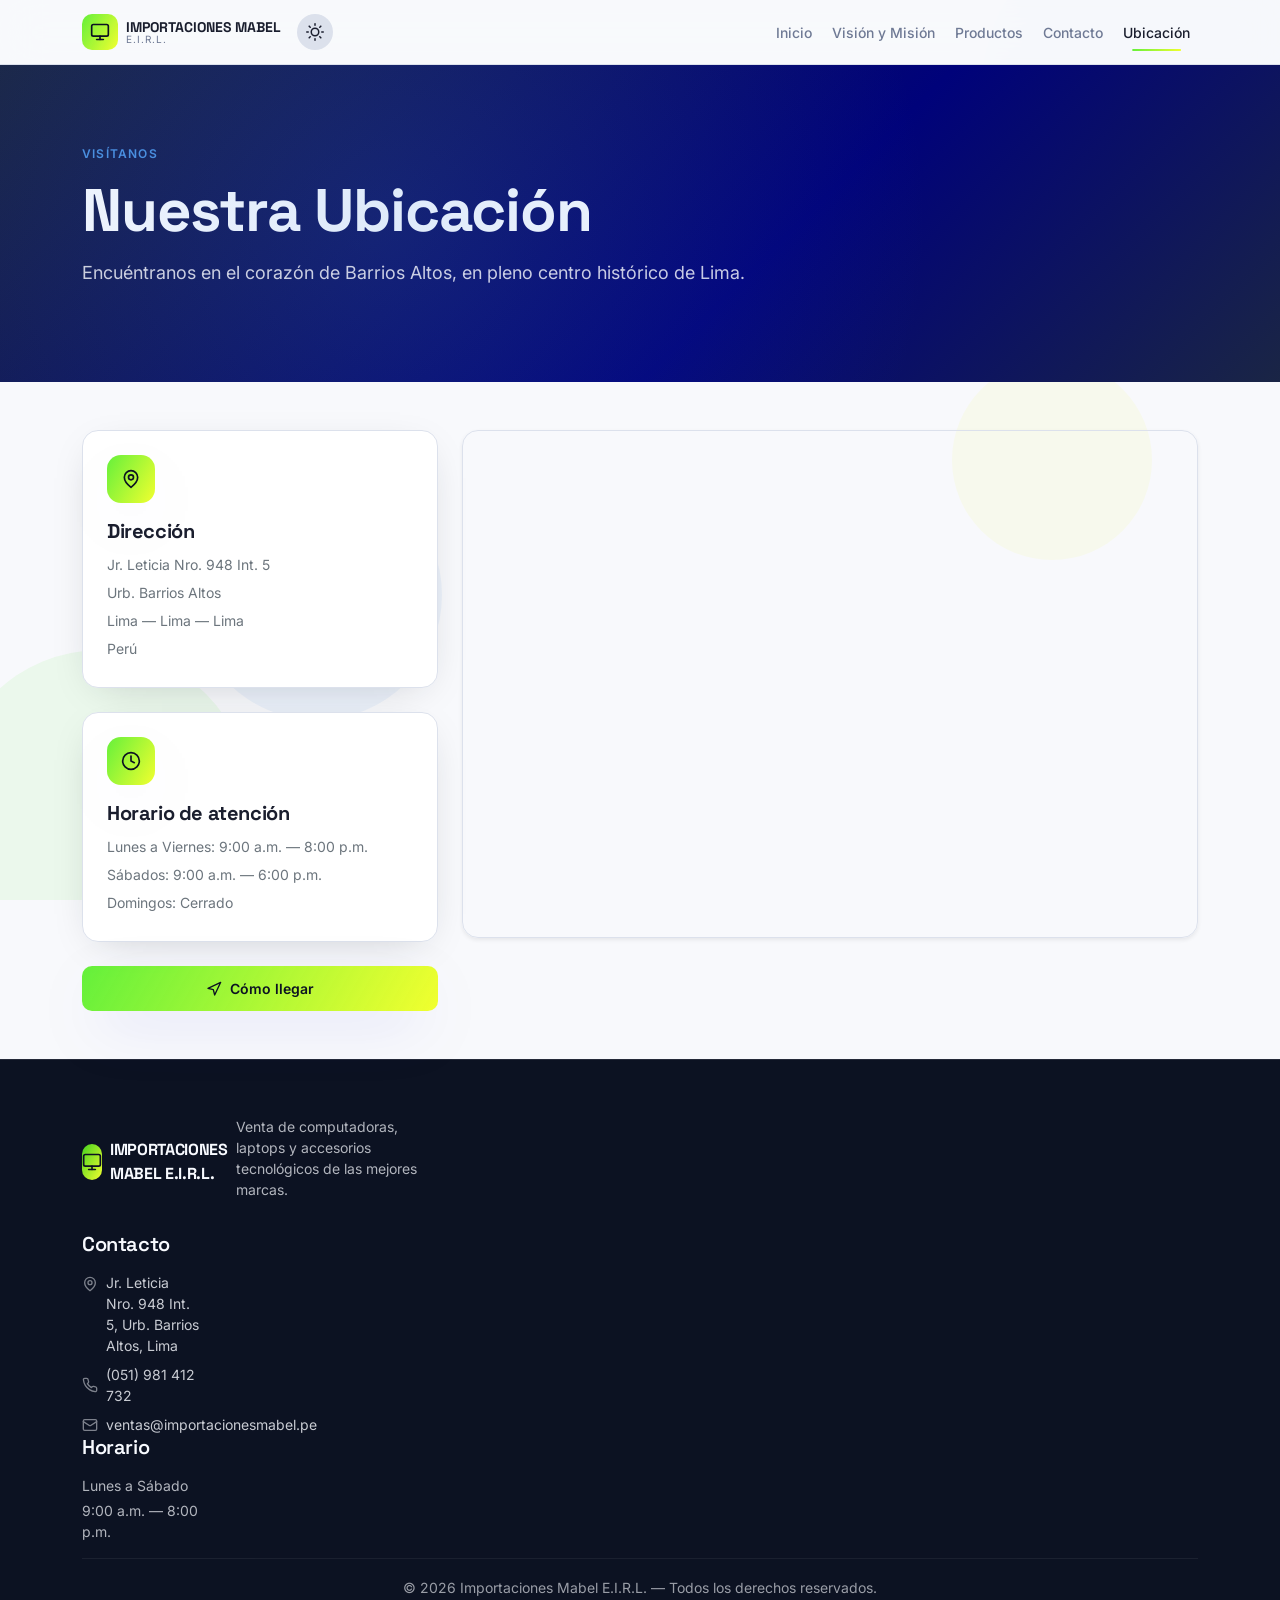
<file: ubicacion.html>
<!DOCTYPE html>
<html lang="es">
<head>
  <meta charset="utf-8" />
  <meta name="viewport" content="width=device-width, initial-scale=1" />
  <title>Ubicación — Importaciones Mabel E.I.R.L.</title>
  <meta name="description" content="Visítanos en Jr. Leticia Nro. 948 Int. 5, Urb. Barrios Altos, Lima." />
  <meta property="og:title" content="Ubicación — Importaciones Mabel" />
  <meta property="og:description" content="Encuentra nuestra tienda en Barrios Altos, Lima." />
  <meta property="og:type" content="website" />
  <meta name="twitter:card" content="summary_large_image" />
  <link rel="icon" href="/favicon.ico" type="image/x-icon" />
  <link rel="preconnect" href="https://fonts.googleapis.com" />
  <link rel="preconnect" href="https://fonts.gstatic.com" crossorigin />
  <link rel="stylesheet" href="https://fonts.googleapis.com/css2?family=Space+Grotesk:wght@500;600;700&family=Inter:wght@400;500;600&display=swap" />
  <link href="https://cdn.jsdelivr.net/npm/bootstrap@5.3.3/dist/css/bootstrap.min.css" rel="stylesheet" />
  <link href="https://unpkg.com/aos@2.3.1/dist/aos.css" rel="stylesheet" />
  <link rel="stylesheet" href="css/styles.css" />
</head>
<body>
<div class="theme-wrapper min-vh-100 d-flex flex-column">
  <header class="header sticky-top">
    <nav class="navbar navbar-expand-lg">
      <div class="container">
        <a class="navbar-brand d-flex align-items-center gap-2" href="index.html">
          <div class="logo-icon">
            <svg xmlns="http://www.w3.org/2000/svg" width="20" height="20" viewBox="0 0 24 24" fill="none" stroke="currentColor" stroke-width="2" stroke-linecap="round" stroke-linejoin="round"><rect x="2" y="3" width="20" height="14" rx="2"/><line x1="8" y1="21" x2="16" y2="21"/><line x1="12" y1="17" x2="12" y2="21"/></svg>
          </div>
          <div class="lh-1">
            <div class="logo-text-top">IMPORTACIONES MABEL</div>
            <div class="logo-text-bottom">E.I.R.L.</div>
          </div>
        </a>
        <div class="d-flex align-items-center gap-2">
          <button class="theme-toggle" id="themeToggle" aria-label="Cambiar tema">
            <svg class="sun-icon" xmlns="http://www.w3.org/2000/svg" width="18" height="18" viewBox="0 0 24 24" fill="none" stroke="currentColor" stroke-width="2" stroke-linecap="round" stroke-linejoin="round"><circle cx="12" cy="12" r="5"/><line x1="12" y1="1" x2="12" y2="3"/><line x1="12" y1="21" x2="12" y2="23"/><line x1="4.22" y1="4.22" x2="5.64" y2="5.64"/><line x1="18.36" y1="18.36" x2="19.78" y2="19.78"/><line x1="1" y1="12" x2="3" y2="12"/><line x1="21" y1="12" x2="23" y2="12"/><line x1="4.22" y1="19.78" x2="5.64" y2="18.36"/><line x1="18.36" y1="5.64" x2="19.78" y2="4.22"/></svg>
            <svg class="moon-icon" xmlns="http://www.w3.org/2000/svg" width="18" height="18" viewBox="0 0 24 24" fill="none" stroke="currentColor" stroke-width="2" stroke-linecap="round" stroke-linejoin="round" style="display:none"><path d="M21 12.79A9 9 0 1 1 11.21 3 7 7 0 0 0 21 12.79z"/></svg>
          </button>
          <button class="navbar-toggler border-0 p-2" type="button" data-bs-toggle="collapse" data-bs-target="#navbarNav" aria-controls="navbarNav" aria-expanded="false" aria-label="Menú">
            <svg xmlns="http://www.w3.org/2000/svg" width="24" height="24" viewBox="0 0 24 24" fill="none" stroke="currentColor" stroke-width="2" stroke-linecap="round" stroke-linejoin="round"><line x1="3" y1="6" x2="21" y2="6"/><line x1="3" y1="12" x2="21" y2="12"/><line x1="3" y1="18" x2="21" y2="18"/></svg>
          </button>
        </div>
        <div class="collapse navbar-collapse" id="navbarNav">
          <ul class="navbar-nav ms-auto gap-1">
            <li class="nav-item"><a class="nav-link" href="index.html">Inicio</a></li>
            <li class="nav-item"><a class="nav-link" href="vision-mision.html">Visión y Misión</a></li>
            <li class="nav-item"><a class="nav-link" href="productos.html">Productos</a></li>
            <li class="nav-item"><a class="nav-link" href="contacto.html">Contacto</a></li>
            <li class="nav-item"><a class="nav-link" href="ubicacion.html">Ubicación</a></li>
          </ul>
        </div>
      </div>
    </nav>
  </header>
  <main class="flex-grow-1">
    <section class="page-hero">
      <div class="container">
        <p class="page-hero-sub">Visítanos</p>
        <h1 class="page-hero-title">Nuestra Ubicación</h1>
        <p class="page-hero-desc">Encuéntranos en el corazón de Barrios Altos, en pleno centro histórico de Lima.</p>
      </div>
    </section>

    <section class="py-5">
      <div class="container">
        <div class="row g-4">
          <div class="col-lg-4">
            <div class="d-flex flex-column gap-4">
              <div class="card-custom p-4">
                <div class="location-icon mb-3">
                  <svg xmlns="http://www.w3.org/2000/svg" width="20" height="20" viewBox="0 0 24 24" fill="none" stroke="currentColor" stroke-width="2" stroke-linecap="round" stroke-linejoin="round"><path d="M20 10c0 6-8 12-8 12s-8-6-8-12a8 8 0 0 1 16 0Z"/><circle cx="12" cy="10" r="3"/></svg>
                </div>
                <h3 class="font-display fw-bold fs-5 mb-2">Dirección</h3>
                <p class="small text-secondary mb-0 lh-lg">
                  Jr. Leticia Nro. 948 Int. 5<br />
                  Urb. Barrios Altos<br />
                  Lima — Lima — Lima<br />
                  Perú
                </p>
              </div>
              <div class="card-custom p-4">
                <div class="location-icon mb-3">
                  <svg xmlns="http://www.w3.org/2000/svg" width="20" height="20" viewBox="0 0 24 24" fill="none" stroke="currentColor" stroke-width="2" stroke-linecap="round" stroke-linejoin="round"><circle cx="12" cy="12" r="10"/><polyline points="12 6 12 12 16 14"/></svg>
                </div>
                <h3 class="font-display fw-bold fs-5 mb-2">Horario de atención</h3>
                <p class="small text-secondary mb-0 lh-lg">
                  Lunes a Viernes: 9:00 a.m. — 8:00 p.m.<br />
                  Sábados: 9:00 a.m. — 6:00 p.m.<br />
                  Domingos: Cerrado
                </p>
              </div>
              <a href="https://www.google.com/maps/dir/?api=1&destination=Jr.%20Leticia%20948%2C%20Barrios%20Altos%2C%20Lima%2C%20Per%C3%BA" target="_blank" rel="noopener noreferrer" class="btn btn-brand d-flex align-items-center justify-content-center gap-2 w-100">
                <svg xmlns="http://www.w3.org/2000/svg" width="16" height="16" viewBox="0 0 24 24" fill="none" stroke="currentColor" stroke-width="2" stroke-linecap="round" stroke-linejoin="round"><polygon points="3 11 22 2 13 21 11 13 3 11"/></svg>
                Cómo llegar
              </a>
            </div>
          </div>
          <div class="col-lg-8">
            <div class="location-map shadow-sm">
              <iframe
                title="Ubicación Importaciones Mabel"
                src="https://www.google.com/maps?q=Jr.%20Leticia%20948%2C%20Barrios%20Altos%2C%20Lima%2C%20Per%C3%BA&output=embed"
                loading="lazy"
                referrerpolicy="no-referrer-when-downgrade"
                allowfullscreen>
              </iframe>
            </div>
          </div>
        </div>
      </div>
    </section>
  </main>
  <footer class="footer">
    <div class="container py-5">
      <div class="row g-4">
        <div class="col-md-4">
          <div class="d-flex align-items-center gap-2 mb-3">
            <div class="footer-brand-icon">
              <svg xmlns="http://www.w3.org/2000/svg" width="20" height="20" viewBox="0 0 24 24" fill="none" stroke="currentColor" stroke-width="2" stroke-linecap="round" stroke-linejoin="round"><rect x="2" y="3" width="20" height="14" rx="2"/><line x1="8" y1="21" x2="16" y2="21"/><line x1="12" y1="17" x2="12" y2="21"/></svg>
          </div>
          <span class="fw-bold font-display">IMPORTACIONES MABEL E.I.R.L.</span>
          <p class="footer-desc mt-2">Venta de computadoras, laptops y accesorios tecnológicos de las mejores marcas.</p>
        </div>
        <div class="col-md-4">
          <h5 class="fw-semibold font-display mb-3">Contacto</h5>
          <div class="d-flex align-items-start gap-2 mb-2 footer-contact-item">
            <svg xmlns="http://www.w3.org/2000/svg" width="16" height="16" viewBox="0 0 24 24" fill="none" stroke="currentColor" stroke-width="2" stroke-linecap="round" stroke-linejoin="round" class="flex-shrink-0 mt-1"><path d="M20 10c0 6-8 12-8 12s-8-6-8-12a8 8 0 0 1 16 0Z"/><circle cx="12" cy="10" r="3"/></svg>
            <span>Jr. Leticia Nro. 948 Int. 5, Urb. Barrios Altos, Lima</span>
          </div>
          <div class="d-flex align-items-center gap-2 mb-2 footer-contact-item">
            <svg xmlns="http://www.w3.org/2000/svg" width="16" height="16" viewBox="0 0 24 24" fill="none" stroke="currentColor" stroke-width="2" stroke-linecap="round" stroke-linejoin="round" class="flex-shrink-0"><path d="M22 16.92v3a2 2 0 0 1-2.18 2 19.79 19.79 0 0 1-8.63-3.07 19.5 19.5 0 0 1-6-6 19.79 19.79 0 0 1-3.07-8.67A2 2 0 0 1 4.11 2h3a2 2 0 0 1 2 1.72 12.84 12.84 0 0 0 .7 2.81 2 2 0 0 1-.45 2.11L8.09 9.91a16 16 0 0 0 6 6l1.27-1.27a2 2 0 0 1 2.11-.45 12.84 12.84 0 0 0 2.81.7A2 2 0 0 1 22 16.92z"/></svg>
            <span>(051) 981 412 732</span>
          </div>
          <div class="d-flex align-items-center gap-2 footer-contact-item">
            <svg xmlns="http://www.w3.org/2000/svg" width="16" height="16" viewBox="0 0 24 24" fill="none" stroke="currentColor" stroke-width="2" stroke-linecap="round" stroke-linejoin="round" class="flex-shrink-0"><rect width="20" height="16" x="2" y="4" rx="2"/><path d="m22 7-8.97 5.7a1.94 1.94 0 0 1-2.06 0L2 7"/></svg>
            <span>ventas@importacionesmabel.pe</span>
          </div>
        </div>
        <div class="col-md-4">
          <h5 class="fw-semibold font-display mb-3">Horario</h5>
          <p class="footer-desc mb-1">Lunes a Sábado</p>
          <p class="footer-desc">9:00 a.m. — 8:00 p.m.</p>
        </div>
      </div>
    </div>
    <div class="footer-bottom text-center py-3">
      <small>&copy; <span id="year"></span> Importaciones Mabel E.I.R.L. — Todos los derechos reservados.</small>
    </div>
  </footer>

  <button class="back-to-top" id="backToTop" aria-label="Volver arriba">
    <svg xmlns="http://www.w3.org/2000/svg" width="20" height="20" viewBox="0 0 24 24" fill="none" stroke="currentColor" stroke-width="2.5" stroke-linecap="round" stroke-linejoin="round"><polyline points="18 15 12 9 6 15"/></svg>
  </button>

  <div class="floating-shapes">
    <div class="shape shape-1"></div>
    <div class="shape shape-2"></div>
    <div class="shape shape-3"></div>
    <div class="shape shape-4"></div>
  </div>
</div>
<script src="https://cdn.jsdelivr.net/npm/bootstrap@5.3.3/dist/js/bootstrap.bundle.min.js"></script>
<script src="https://unpkg.com/aos@2.3.1/dist/aos.js"></script>
<script src="js/main.js"></script>
<script>document.getElementById('year').textContent = new Date().getFullYear();</script>
</body>
</html>
</file>
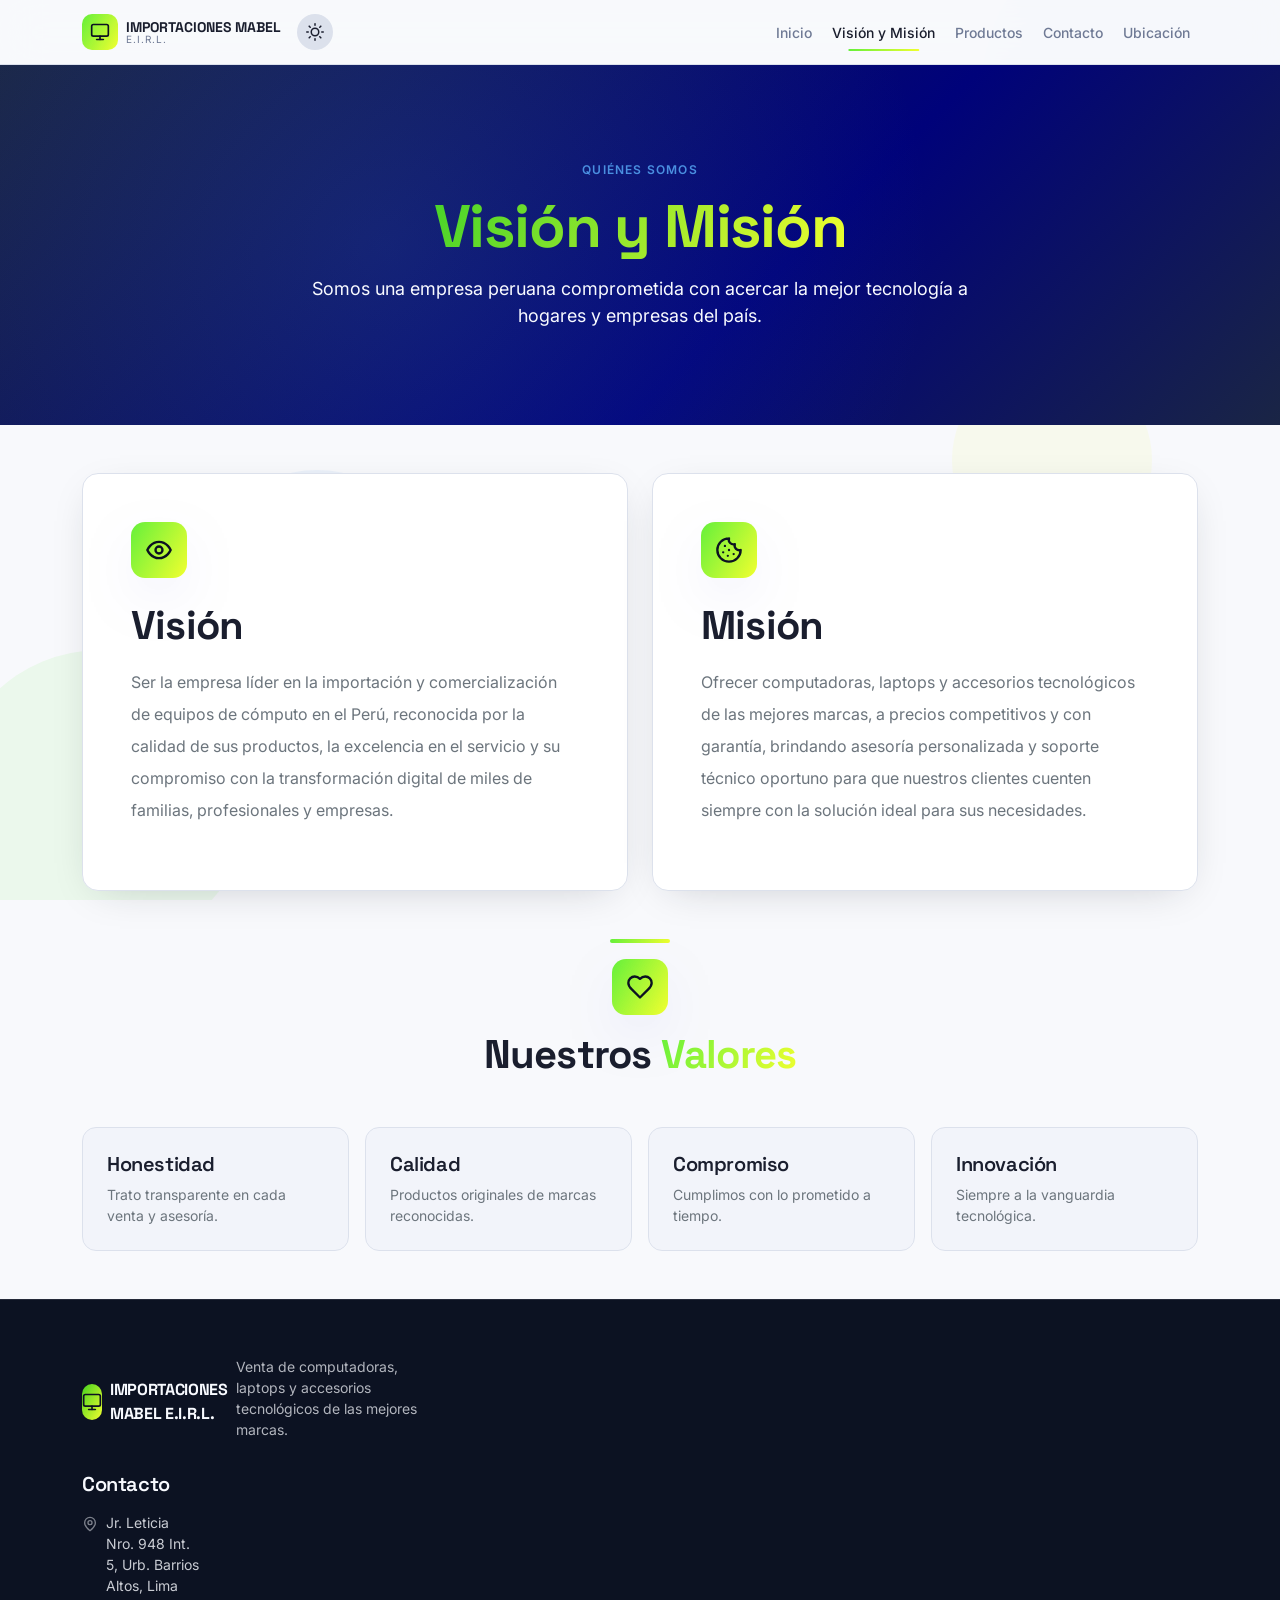
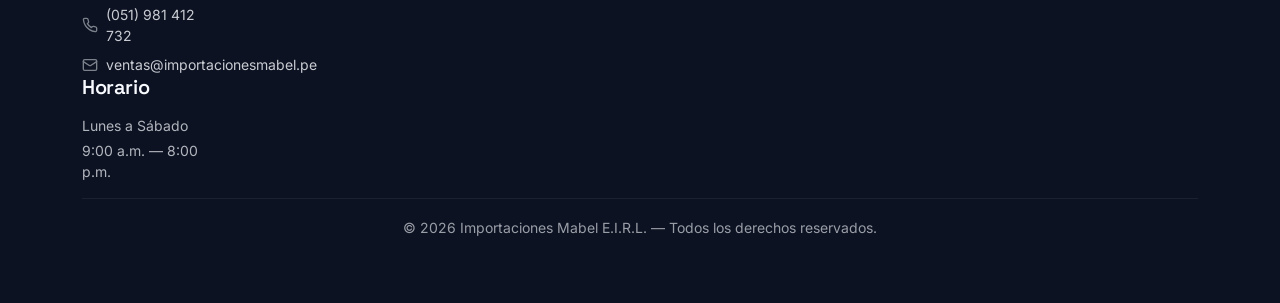
<file: vision-mision.html>
<!DOCTYPE html>
<html lang="es">
<head>
  <meta charset="utf-8" />
  <meta name="viewport" content="width=device-width, initial-scale=1" />
  <title>Visión y Misión — Importaciones Mabel E.I.R.L.</title>
  <meta name="description" content="Conoce la visión, misión y valores de Importaciones Mabel E.I.R.L., empresa peruana dedicada a la venta de tecnología." />
  <meta property="og:title" content="Visión y Misión — Importaciones Mabel" />
  <meta property="og:description" content="Nuestra visión, misión y valores." />
  <meta property="og:type" content="website" />
  <meta name="twitter:card" content="summary_large_image" />
  <link rel="icon" href="/favicon.ico" type="image/x-icon" />
  <link rel="preconnect" href="https://fonts.googleapis.com" />
  <link rel="preconnect" href="https://fonts.gstatic.com" crossorigin />
  <link rel="stylesheet" href="https://fonts.googleapis.com/css2?family=Space+Grotesk:wght@500;600;700&family=Inter:wght@400;500;600&display=swap" />
  <link href="https://cdn.jsdelivr.net/npm/bootstrap@5.3.3/dist/css/bootstrap.min.css" rel="stylesheet" />
  <link href="https://unpkg.com/aos@2.3.1/dist/aos.css" rel="stylesheet" />
  <link rel="stylesheet" href="css/styles.css" />
</head>
<body>
<div class="theme-wrapper min-vh-100 d-flex flex-column">
  <header class="header sticky-top">
    <nav class="navbar navbar-expand-lg">
      <div class="container">
        <a class="navbar-brand d-flex align-items-center gap-2" href="index.html">
          <div class="logo-icon">
            <svg xmlns="http://www.w3.org/2000/svg" width="20" height="20" viewBox="0 0 24 24" fill="none" stroke="currentColor" stroke-width="2" stroke-linecap="round" stroke-linejoin="round"><rect x="2" y="3" width="20" height="14" rx="2"/><line x1="8" y1="21" x2="16" y2="21"/><line x1="12" y1="17" x2="12" y2="21"/></svg>
          </div>
          <div class="lh-1">
            <div class="logo-text-top">IMPORTACIONES MABEL</div>
            <div class="logo-text-bottom">E.I.R.L.</div>
          </div>
        </a>
        <div class="d-flex align-items-center gap-2">
          <button class="theme-toggle" id="themeToggle" aria-label="Cambiar tema">
            <svg class="sun-icon" xmlns="http://www.w3.org/2000/svg" width="18" height="18" viewBox="0 0 24 24" fill="none" stroke="currentColor" stroke-width="2" stroke-linecap="round" stroke-linejoin="round"><circle cx="12" cy="12" r="5"/><line x1="12" y1="1" x2="12" y2="3"/><line x1="12" y1="21" x2="12" y2="23"/><line x1="4.22" y1="4.22" x2="5.64" y2="5.64"/><line x1="18.36" y1="18.36" x2="19.78" y2="19.78"/><line x1="1" y1="12" x2="3" y2="12"/><line x1="21" y1="12" x2="23" y2="12"/><line x1="4.22" y1="19.78" x2="5.64" y2="18.36"/><line x1="18.36" y1="5.64" x2="19.78" y2="4.22"/></svg>
            <svg class="moon-icon" xmlns="http://www.w3.org/2000/svg" width="18" height="18" viewBox="0 0 24 24" fill="none" stroke="currentColor" stroke-width="2" stroke-linecap="round" stroke-linejoin="round" style="display:none"><path d="M21 12.79A9 9 0 1 1 11.21 3 7 7 0 0 0 21 12.79z"/></svg>
          </button>
          <button class="navbar-toggler border-0 p-2" type="button" data-bs-toggle="collapse" data-bs-target="#navbarNav" aria-controls="navbarNav" aria-expanded="false" aria-label="Menú">
            <svg xmlns="http://www.w3.org/2000/svg" width="24" height="24" viewBox="0 0 24 24" fill="none" stroke="currentColor" stroke-width="2" stroke-linecap="round" stroke-linejoin="round"><line x1="3" y1="6" x2="21" y2="6"/><line x1="3" y1="12" x2="21" y2="12"/><line x1="3" y1="18" x2="21" y2="18"/></svg>
          </button>
        </div>
        <div class="collapse navbar-collapse" id="navbarNav">
          <ul class="navbar-nav ms-auto gap-1">
            <li class="nav-item"><a class="nav-link" href="index.html">Inicio</a></li>
            <li class="nav-item"><a class="nav-link" href="vision-mision.html">Visión y Misión</a></li>
            <li class="nav-item"><a class="nav-link" href="productos.html">Productos</a></li>
            <li class="nav-item"><a class="nav-link" href="contacto.html">Contacto</a></li>
            <li class="nav-item"><a class="nav-link" href="ubicacion.html">Ubicación</a></li>
          </ul>
        </div>
      </div>
    </nav>
  </header>
  <main class="flex-grow-1">
    <section class="page-hero" style="padding: 6rem 0;">
      <div class="container text-center" style="max-width: 64rem;">
        <p class="page-hero-sub" data-aos="fade-down">Quiénes somos</p>
        <h1 class="page-hero-title" data-aos="fade-up"><span class="gradient-text">Visión y Misión</span></h1>
        <p class="page-hero-desc" style="margin: 0 auto;" data-aos="fade-up" data-aos-delay="100">Somos una empresa peruana comprometida con acercar la mejor tecnología a hogares y empresas del país.</p>
      </div>
    </section>

    <section class="py-5">
      <div class="container">
        <div class="row g-4">
          <div class="col-md-6" data-aos="fade-right">
            <div class="card-custom p-4 p-md-5 h-100">
              <div class="vm-icon mb-4">
                <svg xmlns="http://www.w3.org/2000/svg" width="28" height="28" viewBox="0 0 24 24" fill="none" stroke="currentColor" stroke-width="2" stroke-linecap="round" stroke-linejoin="round"><path d="M2 12s3-7 10-7 10 7 10 7-3 7-10 7-10-7-10-7Z"/><circle cx="12" cy="12" r="3"/></svg>
              </div>
              <h2 class="font-display fw-bold fs-1 mb-3">Visión</h2>
              <p class="text-secondary lh-lg">
                Ser la empresa líder en la importación y comercialización de equipos de cómputo en el Perú,
                reconocida por la calidad de sus productos, la excelencia en el servicio y su compromiso
                con la transformación digital de miles de familias, profesionales y empresas.
              </p>
            </div>
          </div>
          <div class="col-md-6" data-aos="fade-left">
            <div class="card-custom p-4 p-md-5 h-100">
              <div class="vm-icon mb-4">
                <svg xmlns="http://www.w3.org/2000/svg" width="28" height="28" viewBox="0 0 24 24" fill="none" stroke="currentColor" stroke-width="2" stroke-linecap="round" stroke-linejoin="round"><path d="M12 2a10 10 0 1 0 10 10 4 4 0 0 1-5-5 4 4 0 0 1-5-5"/><path d="M8.5 8.5v.01"/><path d="M16 15.5v.01"/><path d="M12 12v.01"/><path d="M11 17v.01"/><path d="M7 14v.01"/></svg>
              </div>
              <h2 class="font-display fw-bold fs-1 mb-3">Misión</h2>
              <p class="text-secondary lh-lg">
                Ofrecer computadoras, laptops y accesorios tecnológicos de las mejores marcas, a precios
                competitivos y con garantía, brindando asesoría personalizada y soporte técnico oportuno
                para que nuestros clientes cuenten siempre con la solución ideal para sus necesidades.
              </p>
            </div>
          </div>
        </div>
      </div>
    </section>

    <section class="pb-5" data-aos="fade-up">
      <div class="container">
        <div class="text-center mb-5">
          <div class="section-divider"></div>
          <div class="vm-icon mx-auto mb-3">
            <svg xmlns="http://www.w3.org/2000/svg" width="28" height="28" viewBox="0 0 24 24" fill="none" stroke="currentColor" stroke-width="2" stroke-linecap="round" stroke-linejoin="round"><path d="M19 14c1.49-1.46 3-3.21 3-5.5A5.5 5.5 0 0 0 16.5 3c-1.76 0-3 .5-4.5 2-1.5-1.5-2.74-2-4.5-2A5.5 5.5 0 0 0 2 8.5c0 2.3 1.5 4.05 3 5.5l7 7Z"/></svg>
          </div>
          <h2 class="font-display fw-bold display-6">Nuestros <span class="gradient-text">Valores</span></h2>
        </div>
        <div class="row g-3">
          <div class="col-sm-6 col-lg-3" data-aos="fade-up" data-aos-delay="0">
            <div class="value-card h-100">
              <h3 class="font-display fw-semibold fs-5 mb-2">Honestidad</h3>
              <p class="small text-secondary mb-0">Trato transparente en cada venta y asesoría.</p>
            </div>
          </div>
          <div class="col-sm-6 col-lg-3" data-aos="fade-up" data-aos-delay="100">
            <div class="value-card h-100">
              <h3 class="font-display fw-semibold fs-5 mb-2">Calidad</h3>
              <p class="small text-secondary mb-0">Productos originales de marcas reconocidas.</p>
            </div>
          </div>
          <div class="col-sm-6 col-lg-3" data-aos="fade-up" data-aos-delay="200">
            <div class="value-card h-100">
              <h3 class="font-display fw-semibold fs-5 mb-2">Compromiso</h3>
              <p class="small text-secondary mb-0">Cumplimos con lo prometido a tiempo.</p>
            </div>
          </div>
          <div class="col-sm-6 col-lg-3" data-aos="fade-up" data-aos-delay="300">
            <div class="value-card h-100">
              <h3 class="font-display fw-semibold fs-5 mb-2">Innovación</h3>
              <p class="small text-secondary mb-0">Siempre a la vanguardia tecnológica.</p>
            </div>
          </div>
        </div>
      </div>
    </section>
  </main>
  <footer class="footer">
    <div class="container py-5">
      <div class="row g-4">
        <div class="col-md-4">
          <div class="d-flex align-items-center gap-2 mb-3">
            <div class="footer-brand-icon">
              <svg xmlns="http://www.w3.org/2000/svg" width="20" height="20" viewBox="0 0 24 24" fill="none" stroke="currentColor" stroke-width="2" stroke-linecap="round" stroke-linejoin="round"><rect x="2" y="3" width="20" height="14" rx="2"/><line x1="8" y1="21" x2="16" y2="21"/><line x1="12" y1="17" x2="12" y2="21"/></svg>
          </div>
          <span class="fw-bold font-display">IMPORTACIONES MABEL E.I.R.L.</span>
          <p class="footer-desc mt-2">Venta de computadoras, laptops y accesorios tecnológicos de las mejores marcas.</p>
        </div>
        <div class="col-md-4">
          <h5 class="fw-semibold font-display mb-3">Contacto</h5>
          <div class="d-flex align-items-start gap-2 mb-2 footer-contact-item">
            <svg xmlns="http://www.w3.org/2000/svg" width="16" height="16" viewBox="0 0 24 24" fill="none" stroke="currentColor" stroke-width="2" stroke-linecap="round" stroke-linejoin="round" class="flex-shrink-0 mt-1"><path d="M20 10c0 6-8 12-8 12s-8-6-8-12a8 8 0 0 1 16 0Z"/><circle cx="12" cy="10" r="3"/></svg>
            <span>Jr. Leticia Nro. 948 Int. 5, Urb. Barrios Altos, Lima</span>
          </div>
          <div class="d-flex align-items-center gap-2 mb-2 footer-contact-item">
            <svg xmlns="http://www.w3.org/2000/svg" width="16" height="16" viewBox="0 0 24 24" fill="none" stroke="currentColor" stroke-width="2" stroke-linecap="round" stroke-linejoin="round" class="flex-shrink-0"><path d="M22 16.92v3a2 2 0 0 1-2.18 2 19.79 19.79 0 0 1-8.63-3.07 19.5 19.5 0 0 1-6-6 19.79 19.79 0 0 1-3.07-8.67A2 2 0 0 1 4.11 2h3a2 2 0 0 1 2 1.72 12.84 12.84 0 0 0 .7 2.81 2 2 0 0 1-.45 2.11L8.09 9.91a16 16 0 0 0 6 6l1.27-1.27a2 2 0 0 1 2.11-.45 12.84 12.84 0 0 0 2.81.7A2 2 0 0 1 22 16.92z"/></svg>
            <span>(051) 981 412 732</span>
          </div>
          <div class="d-flex align-items-center gap-2 footer-contact-item">
            <svg xmlns="http://www.w3.org/2000/svg" width="16" height="16" viewBox="0 0 24 24" fill="none" stroke="currentColor" stroke-width="2" stroke-linecap="round" stroke-linejoin="round" class="flex-shrink-0"><rect width="20" height="16" x="2" y="4" rx="2"/><path d="m22 7-8.97 5.7a1.94 1.94 0 0 1-2.06 0L2 7"/></svg>
            <span>ventas@importacionesmabel.pe</span>
          </div>
        </div>
        <div class="col-md-4">
          <h5 class="fw-semibold font-display mb-3">Horario</h5>
          <p class="footer-desc mb-1">Lunes a Sábado</p>
          <p class="footer-desc">9:00 a.m. — 8:00 p.m.</p>
        </div>
      </div>
    </div>
    <div class="footer-bottom text-center py-3">
      <small>&copy; <span id="year"></span> Importaciones Mabel E.I.R.L. — Todos los derechos reservados.</small>
    </div>
  </footer>

  <button class="back-to-top" id="backToTop" aria-label="Volver arriba">
    <svg xmlns="http://www.w3.org/2000/svg" width="20" height="20" viewBox="0 0 24 24" fill="none" stroke="currentColor" stroke-width="2.5" stroke-linecap="round" stroke-linejoin="round"><polyline points="18 15 12 9 6 15"/></svg>
  </button>

  <div class="floating-shapes">
    <div class="shape shape-1"></div>
    <div class="shape shape-2"></div>
    <div class="shape shape-3"></div>
    <div class="shape shape-4"></div>
  </div>
</div>
<script src="https://cdn.jsdelivr.net/npm/bootstrap@5.3.3/dist/js/bootstrap.bundle.min.js"></script>
<script src="https://unpkg.com/aos@2.3.1/dist/aos.js"></script>
<script src="js/main.js"></script>
<script>document.getElementById('year').textContent = new Date().getFullYear();</script>
</body>
</html>
</file>
<file: css/styles.css>
:root {
  --brand: #4a8fe0;
  --brand-dark: #1a2545;
  --brand-fg: #0c1222;
  --gradient-hero: linear-gradient(135deg, #1a2545 0%, #00027a 60%, #1a2545 100%);
  --gradient-brand: linear-gradient(120deg, #4eee1ede, #f1ff2f);
  --shadow-brand: 0 20px 60px -20px rgba(2, 15, 199, 0.55);
  --shadow-card: 0 10px 40px -18px rgba(26, 31, 41, 0.25);
  --bg-body: #f8f9fc;
  --bg-card: #ffffff;
  --text-primary: #1a1e2e;
  --text-secondary: #6f7a95;
  --border-color: #dce1ec;
  --navbar-bg: rgba(248, 249, 252, 0.85);
}

[data-theme="dark"] {
  --bg-body: #0f1117;
  --bg-card: #1a1d27;
  --text-primary: #e8ecf4;
  --text-secondary: #9aa3b8;
  --border-color: #2a2d3a;
  --navbar-bg: rgba(15, 17, 23, 0.9);
  --gradient-hero: linear-gradient(135deg, #0a0e17 0%, #000b4d 60%, #0a0e17 100%);
  --shadow-card: 0 10px 40px -18px rgba(0, 0, 0, 0.5);
}

body {
  font-family: "Inter", system-ui, sans-serif;
  -webkit-font-smoothing: antialiased;
  background: var(--bg-body);
  color: var(--text-primary);
  transition: background 0.3s, color 0.3s;
}

h1, h2, h3, h4, h5, h6, .font-display {
  font-family: "Space Grotesk", system-ui, sans-serif;
  letter-spacing: -0.02em;
}

/* ===== HEADER ===== */
.header {
  background: var(--navbar-bg);
  backdrop-filter: blur(20px);
  -webkit-backdrop-filter: blur(20px);
  border-bottom: 1px solid var(--border-color);
  transition: background 0.3s;
}

.header .navbar { padding-top: 0; padding-bottom: 0; min-height: 4rem; }

.logo-icon {
  width: 2.25rem; height: 2.25rem;
  border-radius: 0.625rem;
  background: var(--gradient-brand);
  display: flex; align-items: center; justify-content: center;
  box-shadow: var(--shadow-brand);
  animation: logoPulse 3s ease-in-out infinite;
}

@keyframes logoPulse {
  0%, 100% { box-shadow: 0 0 20px -10px rgba(78, 238, 30, 0.4); }
  50% { box-shadow: 0 0 30px -5px rgba(78, 238, 30, 0.7); }
}

.logo-icon svg { color: var(--brand-fg); }
.logo-text-top { font-family: "Space Grotesk", system-ui, sans-serif; font-weight: 700; font-size: 0.875rem; color: var(--text-primary); }
.logo-text-bottom { font-size: 0.625rem; color: var(--text-secondary); letter-spacing: 0.1em; }

.navbar-nav .nav-link {
  padding: 0.5rem 1rem; font-size: 0.875rem; font-weight: 500;
  color: var(--text-secondary); border-radius: 0.5rem;
  transition: all 0.3s; position: relative;
}

.navbar-nav .nav-link::after {
  content: ''; position: absolute; bottom: 0; left: 50%; transform: translateX(-50%);
  width: 0; height: 2px; background: var(--gradient-brand);
  transition: width 0.3s; border-radius: 2px;
}

.navbar-nav .nav-link:hover::after,
.navbar-nav .nav-link.active::after { width: 60%; }

.navbar-nav .nav-link:hover { color: var(--text-primary); }
.navbar-nav .nav-link.active { color: var(--text-primary); }
.navbar-toggler { color: var(--text-primary); }
.navbar-toggler:focus { box-shadow: none; }

/* ===== THEME TOGGLE ===== */
.theme-toggle {
  background: var(--border-color); border: none; width: 2.25rem; height: 2.25rem;
  border-radius: 50%; display: flex; align-items: center; justify-content: center;
  cursor: pointer; transition: all 0.3s; color: var(--text-primary);
}

.theme-toggle:hover {
  transform: rotate(30deg); background: var(--brand); color: #fff;
}

/* ===== PAGE HERO ===== */
.page-hero {
  background: var(--gradient-hero); padding: 5rem 0; color: #f8faff;
  position: relative; overflow: hidden;
}

.page-hero::before {
  content: ''; position: absolute; inset: 0;
  background: radial-gradient(circle at 30% 50%, rgba(74, 143, 224, 0.15), transparent 60%);
  pointer-events: none;
}

.page-hero-sub {
  font-size: 0.75rem; font-weight: 600; letter-spacing: 0.1em;
  text-transform: uppercase; color: var(--brand); margin-bottom: 0.75rem;
}

.page-hero-title {
  font-size: 3rem; font-weight: 700; margin-bottom: 0.75rem;
}

@media (min-width: 768px) { .page-hero-title { font-size: 3.75rem; } }

.page-hero-desc { font-size: 1.125rem; opacity: 0.8; max-width: 42rem; }

/* ===== GRADIENT TEXT ===== */
.gradient-text {
  background: var(--gradient-brand);
  -webkit-background-clip: text;
  -webkit-text-fill-color: transparent;
  background-clip: text;
}

/* ===== CAROUSEL ===== */
.hero-carousel { position: relative; overflow: hidden; }
.hero-carousel .carousel-item {
  height: 80vh; min-height: 520px; background: var(--gradient-hero);
}
.hero-carousel .carousel-item img { position: absolute; inset: 0; width: 100%; height: 100%; object-fit: cover; }
.hero-carousel .carousel-overlay {
  position: absolute; inset: 0;
  background: linear-gradient(to right, var(--brand-dark), rgba(26, 37, 69, 0.7), transparent);
  z-index: 1;
}
.hero-carousel .carousel-caption {
  position: absolute; inset: 0; display: flex; align-items: center;
  z-index: 2; text-align: left; left: 0; right: 0;
  max-width: 1320px; margin: 0 auto; padding: 0 1rem;
}
.hero-carousel .carousel-caption-inner { max-width: 42rem; }
@media (min-width: 768px) { .hero-carousel .carousel-caption { padding: 0 2rem; } }
.hero-carousel .carousel-indicators { bottom: 1.5rem; }
.hero-carousel .carousel-indicators button {
  width: 1rem; height: 0.375rem; border-radius: 9999px;
  border: none; margin: 0 0.25rem;
  background: rgba(248, 250, 255, 0.4); transition: all 0.3s;
}
.hero-carousel .carousel-indicators button.active { width: 2rem; background: var(--brand); }

.hero-carousel .carousel-control-prev,
.hero-carousel .carousel-control-next {
  width: 3rem; height: 3rem; top: 50%; transform: translateY(-50%);
  border-radius: 9999px; background: rgba(249, 250, 252, 0.15);
  backdrop-filter: blur(12px); -webkit-backdrop-filter: blur(12px);
  border: 1px solid rgba(248, 250, 255, 0.2); opacity: 1; font-size: 1.5rem;
  transition: all 0.3s;
}
.hero-carousel .carousel-control-prev:hover,
.hero-carousel .carousel-control-next:hover {
  background: rgba(249, 250, 252, 0.3); transform: translateY(-50%) scale(1.1);
}
.hero-carousel .carousel-control-prev { left: 1rem; }
.hero-carousel .carousel-control-next { right: 1rem; }

.carousel-badge {
  display: inline-block; padding: 0.3rem 0.9rem;
  border-radius: 9999px; font-size: 0.75rem; font-weight: 500;
  background: rgba(74, 143, 224, 0.2); color: var(--brand);
  border: 1px solid rgba(74, 143, 224, 0.3); margin-bottom: 1.25rem;
  backdrop-filter: blur(4px); text-transform: uppercase; letter-spacing: 0.05em;
}

.carousel-title {
  font-family: "Space Grotesk", system-ui, sans-serif;
  font-size: 3rem; font-weight: 700; line-height: 1.05; margin-bottom: 1rem;
}
@media (min-width: 768px) { .carousel-title { font-size: 4.5rem; } }

/* ===== BUTTONS ===== */
.btn-brand {
  background: var(--gradient-brand); color: var(--brand-fg); border: none;
  font-weight: 600; font-size: 0.875rem; padding: 0.75rem 1.5rem;
  border-radius: 0.625rem; box-shadow: var(--shadow-brand);
  transition: all 0.3s; position: relative; overflow: hidden;
}

.btn-brand::before {
  content: ''; position: absolute; inset: 0;
  background: linear-gradient(120deg, transparent, rgba(255,255,255,0.2), transparent);
  transform: translateX(-100%); transition: transform 0.6s;
}

.btn-brand:hover::before { transform: translateX(100%); }
.btn-brand:hover { transform: translateY(-2px) scale(1.03); box-shadow: 0 25px 60px -15px rgba(2, 15, 199, 0.6); color: var(--brand-fg); }

.btn-outline-light-custom {
  background: transparent; border: 1px solid rgba(248, 250, 255, 0.3);
  color: #f8faff; font-weight: 600; font-size: 0.875rem;
  padding: 0.75rem 1.5rem; border-radius: 0.625rem;
  transition: all 0.3s; backdrop-filter: blur(4px);
}

.btn-outline-light-custom:hover {
  background: rgba(248, 250, 255, 0.15); color: #f8faff;
  transform: translateY(-2px); border-color: rgba(248, 250, 255, 0.5);
}

/* ===== FEATURE CARDS ===== */
.feature-icon {
  width: 2.75rem; height: 2.75rem; border-radius: 0.875rem;
  background: var(--gradient-brand); display: flex;
  align-items: center; justify-content: center; box-shadow: var(--shadow-brand);
}
.feature-icon svg { width: 1.25rem; height: 1.25rem; color: var(--brand-fg); }

.card-custom {
  border: 1px solid var(--border-color); border-radius: 1rem;
  background: var(--bg-card); box-shadow: var(--shadow-card);
  transition: all 0.4s cubic-bezier(0.175, 0.885, 0.32, 1.275);
}

.card-custom:hover {
  transform: translateY(-6px); box-shadow: 0 20px 60px -15px rgba(0, 0, 0, 0.15);
  border-color: var(--brand);
}

/* ===== PRODUCT CARDS ===== */
.product-grid .card {
  transition: all 0.4s cubic-bezier(0.175, 0.885, 0.32, 1.275);
  border: 1px solid var(--border-color); background: var(--bg-card);
  perspective: 1000px;
}

.product-grid .card:hover {
  transform: translateY(-8px) rotateX(2deg);
  box-shadow: 0 30px 70px -15px rgba(0, 0, 0, 0.2);
  border-color: var(--brand);
}

.product-grid .card-img-top {
  aspect-ratio: 1; object-fit: cover;
  transition: transform 0.6s cubic-bezier(0.175, 0.885, 0.32, 1.275);
}

.product-grid .card:hover .card-img-top { transform: scale(1.08); }

.product-tag {
  position: absolute; top: 0.75rem; left: 0.75rem; z-index: 10;
  padding: 0.25rem 0.625rem; border-radius: 9999px;
  font-size: 0.625rem; font-weight: 700; letter-spacing: 0.1em;
  text-transform: uppercase; background: var(--brand-dark); color: #f8faff;
  backdrop-filter: blur(4px);
}

/* ===== CATEGORY FILTERS ===== */
.categories { display: flex; flex-wrap: wrap; gap: 0.5rem; margin-bottom: 2.5rem; }

.cat-btn {
  padding: 0.5rem 1.25rem; border-radius: 9999px; font-size: 0.875rem;
  font-weight: 500; border: 1px solid var(--border-color); cursor: pointer;
  transition: all 0.3s; background: var(--bg-card); color: var(--text-primary);
}

.cat-btn:hover { background: var(--border-color); transform: translateY(-1px); }

.cat-btn.active {
  background: var(--gradient-brand); color: var(--brand-fg);
  border-color: transparent; box-shadow: var(--shadow-brand);
}

/* ===== HIGHLIGHTS SECTION ===== */
.highlight-section { position: relative; padding: 5rem 0; overflow: hidden; }

.highlight-section .card {
  transition: all 0.4s cubic-bezier(0.175, 0.885, 0.32, 1.275);
}

.highlight-section .card:hover {
  transform: translateY(-8px); box-shadow: 0 30px 70px -15px rgba(0, 0, 0, 0.3);
}

/* ===== VISION & MISSION ===== */
.vm-icon {
  width: 3.5rem; height: 3.5rem; border-radius: 0.875rem;
  background: var(--gradient-brand); display: flex;
  align-items: center; justify-content: center; box-shadow: var(--shadow-brand);
}
.vm-icon svg { width: 1.75rem; height: 1.75rem; color: var(--brand-fg); }

/* ===== CONTACT ===== */
.contact-icon {
  width: 3rem; height: 3rem; border-radius: 0.875rem;
  background: var(--gradient-brand); display: flex;
  align-items: center; justify-content: center; flex-shrink: 0;
  box-shadow: var(--shadow-brand);
}
.contact-icon svg { width: 1.25rem; height: 1.25rem; color: var(--brand-fg); }

/* ===== LOCATION ===== */
.location-icon {
  width: 3rem; height: 3rem; border-radius: 0.875rem;
  background: var(--gradient-brand); display: flex;
  align-items: center; justify-content: center; box-shadow: var(--shadow-brand);
}
.location-icon svg { width: 1.25rem; height: 1.25rem; color: var(--brand-fg); }

.location-map { border-radius: 1rem; overflow: hidden; border: 1px solid var(--border-color); }
.location-map iframe { width: 100%; height: 500px; border: 0; }

/* ===== CTA ===== */
.cta-card {
  border-radius: 1.5rem; background: var(--gradient-hero);
  padding: 4rem 2rem; text-align: center; box-shadow: var(--shadow-brand);
  position: relative; overflow: hidden;
}

.cta-card::before {
  content: ''; position: absolute; inset: 0;
  background: radial-gradient(circle at 70% 50%, rgba(74, 143, 224, 0.15), transparent 60%);
  pointer-events: none;
}

/* ===== FOOTER ===== */
.footer { background: var(--brand-fg); color: #f8faff; border-top: 1px solid rgba(248, 250, 255, 0.1); }
.footer-brand-icon {
  width: 2.25rem; height: 2.25rem; border-radius: 0.625rem;
  background: var(--gradient-brand); display: flex;
  align-items: center; justify-content: center;
}
.footer-brand-icon svg { width: 1.25rem; height: 1.25rem; color: var(--brand-fg); }
.footer-desc { font-size: 0.875rem; opacity: 0.7; }
.footer-contact-item { font-size: 0.875rem; opacity: 0.8; }
.footer-contact-item svg { opacity: 0.6; }
.footer-bottom { border-top: 1px solid rgba(248, 250, 255, 0.1); opacity: 0.6; }

/* ===== VALUE CARDS ===== */
.value-card {
  padding: 1.5rem; border-radius: 0.875rem;
  background: rgba(228, 233, 243, 0.3); border: 1px solid var(--border-color);
  transition: all 0.3s;
}

[data-theme="dark"] .value-card { background: rgba(26, 29, 39, 0.6); }

.value-card:hover {
  transform: translateY(-4px); border-color: var(--brand);
  box-shadow: 0 15px 40px -12px rgba(0, 0, 0, 0.1);
}

/* ===== FORM ===== */
.form-control {
  background: var(--bg-body); border: 1px solid var(--border-color);
  color: var(--text-primary); border-radius: 0.625rem; padding: 0.6rem 0.9rem;
  font-size: 0.9rem; transition: all 0.3s;
}

.form-control:focus {
  border-color: var(--brand); box-shadow: 0 0 0 3px rgba(74, 143, 224, 0.2);
  background: var(--bg-card); color: var(--text-primary);
}

.form-control::placeholder { color: var(--text-secondary); opacity: 0.6; }

.form-label { color: var(--text-primary); font-weight: 500; }

/* ===== BACK TO TOP ===== */
.back-to-top {
  position: fixed; bottom: 2rem; right: 2rem; z-index: 999;
  width: 3rem; height: 3rem; border-radius: 50%;
  background: var(--gradient-brand); color: var(--brand-fg);
  border: none; cursor: pointer; box-shadow: var(--shadow-brand);
  display: flex; align-items: center; justify-content: center;
  opacity: 0; visibility: hidden; transform: translateY(20px);
  transition: all 0.4s cubic-bezier(0.175, 0.885, 0.32, 1.275);
}

.back-to-top.visible { opacity: 1; visibility: visible; transform: translateY(0); }

.back-to-top:hover {
  transform: translateY(-4px) scale(1.1);
  box-shadow: 0 25px 60px -15px rgba(2, 15, 199, 0.6);
}

/* ===== FLOATING SHAPES ===== */
.floating-shapes { position: fixed; inset: 0; pointer-events: none; z-index: -1; overflow: hidden; }

.shape {
  position: absolute; border-radius: 50%; opacity: 0.07;
  animation: floatShape 20s ease-in-out infinite;
}

[data-theme="dark"] .shape { opacity: 0.04; }

.shape-1 {
  width: 400px; height: 400px; background: var(--brand);
  top: -100px; right: -100px; animation-delay: 0s;
}

.shape-2 {
  width: 300px; height: 300px; background: #4eee1e;
  bottom: -50px; left: -50px; animation-delay: -5s;
}

.shape-3 {
  width: 200px; height: 200px; background: #f1ff2f;
  top: 40%; right: 10%; animation-delay: -10s;
}

.shape-4 {
  width: 250px; height: 250px; background: var(--brand);
  bottom: 20%; left: 15%; animation-delay: -15s;
}

@keyframes floatShape {
  0%, 100% { transform: translate(0, 0) rotate(0deg) scale(1); }
  25% { transform: translate(30px, -40px) rotate(90deg) scale(1.05); }
  50% { transform: translate(-20px, 20px) rotate(180deg) scale(0.95); }
  75% { transform: translate(40px, 30px) rotate(270deg) scale(1.02); }
}

/* ===== TEXT UTILITIES ===== */
.text-brand { color: var(--brand); }
.bg-brand { background-color: var(--brand); }

.transition-scale { transition: transform 0.5s; }
.transition-scale:hover { transform: scale(1.05); }
.tracking-widest { letter-spacing: 0.1em; }
.hover-opacity { transition: color 0.2s; }
.hover-opacity:hover { color: var(--brand) !important; }

/* ===== SCROLL ANIMATION ===== */
[data-aos] {
  pointer-events: none;
}
[data-aos].aos-animate {
  pointer-events: auto;
}

/* ===== SECTION DIVIDERS ===== */
.section-divider {
  height: 4px; width: 60px; border-radius: 4px;
  background: var(--gradient-brand); margin: 0 auto 1rem;
}

/* ===== GLOW EFFECTS ===== */
.glow-brand {
  box-shadow: 0 0 30px -5px rgba(74, 143, 224, 0.3);
}

/* ===== MEDIA QUERIES ===== */
@media (max-width: 991.98px) {
  .header .navbar-nav .nav-link { padding: 0.5rem 0; }
}
</file>
